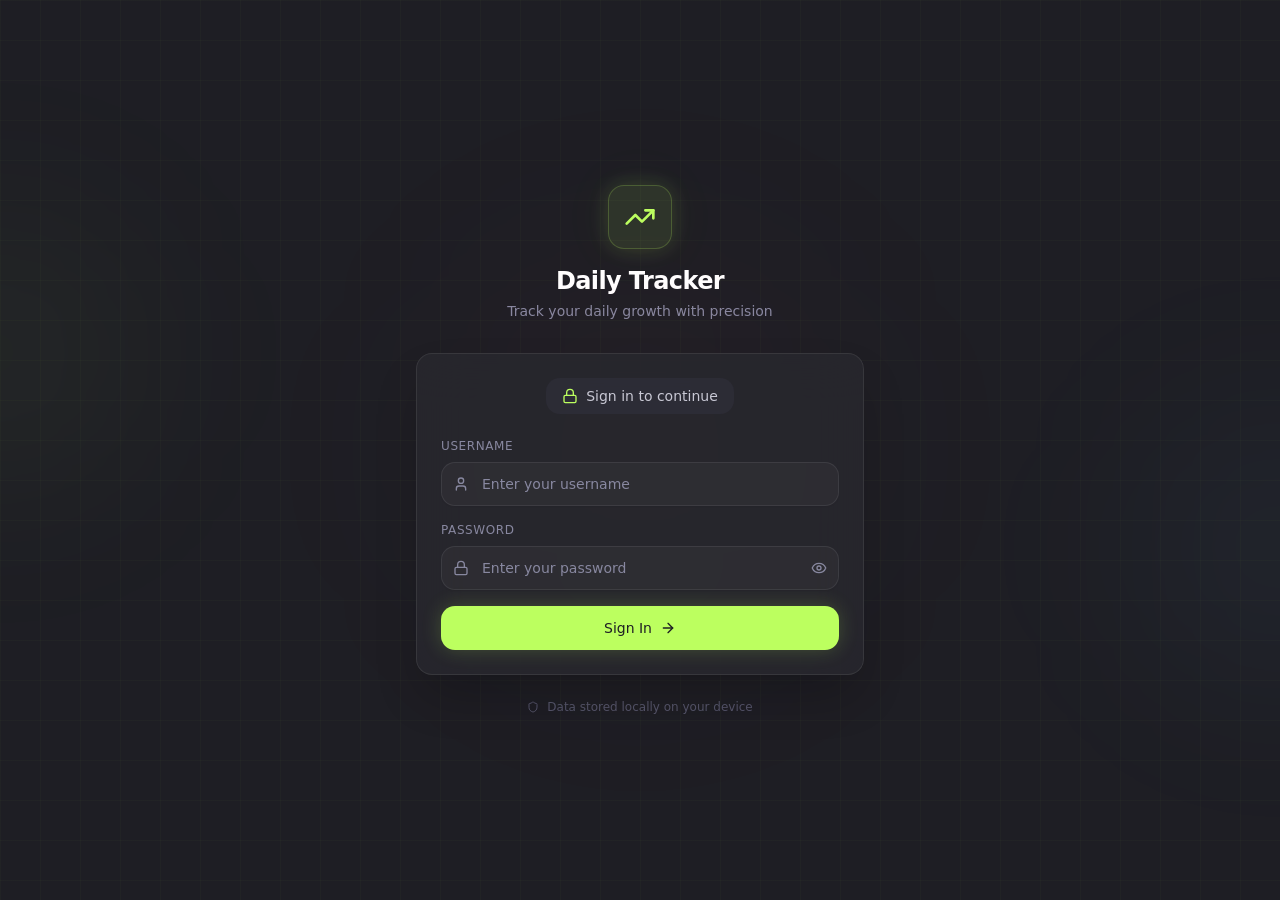
<file: index.html>
<!DOCTYPE html><!--NwoN11FCIRt4Q6JITI7lj--><html lang="en" class="dark"><head><meta charSet="utf-8"/><meta name="viewport" content="width=device-width, initial-scale=1, maximum-scale=1"/><link rel="preload" href="/_next/static/media/797e433ab948586e-s.p.dbea232f.woff2" as="font" crossorigin="" type="font/woff2"/><link rel="preload" href="/_next/static/media/caa3a2e1cccd8315-s.p.853070df.woff2" as="font" crossorigin="" type="font/woff2"/><link rel="stylesheet" href="/_next/static/chunks/2473c16c0c2f6b5f.css" data-precedence="next"/><link rel="stylesheet" href="/_next/static/chunks/95e7d334b6396f5b.css" data-precedence="next"/><link rel="preload" as="script" fetchPriority="low" href="/_next/static/chunks/58c60a5fa6b544da.js"/><script src="/_next/static/chunks/771dedee3f5e1621.js" async=""></script><script src="/_next/static/chunks/e461e3027eb348df.js" async=""></script><script src="/_next/static/chunks/turbopack-b702dda9a075337d.js" async=""></script><script src="/_next/static/chunks/2f236954d6a65e12.js" async=""></script><script src="/_next/static/chunks/51c2a4d658655669.js" async=""></script><script src="/_next/static/chunks/36e7beb75d4ee97c.js" async=""></script><script src="/_next/static/chunks/4af118a2deddbbb7.js" async=""></script><meta name="next-size-adjust" content=""/><link rel="apple-touch-icon" href="/icon-192.png"/><meta name="apple-mobile-web-app-capable" content="yes"/><meta name="theme-color" content="#1e1e24"/><title>Daily Tracker - Track Your Growth</title><meta name="description" content="A minimalistic daily growth tracker with compound interest calculations. Track your progress over 365 days."/><meta name="author" content="Daily Tracker"/><link rel="manifest" href="/manifest.json"/><meta name="keywords" content="daily tracker,growth tracker,compound interest,365 day tracker"/><meta name="mobile-web-app-capable" content="yes"/><meta name="apple-mobile-web-app-title" content="Daily Tracker"/><meta name="apple-mobile-web-app-status-bar-style" content="black-translucent"/><link rel="icon" href="/icon-192.png"/><link rel="apple-touch-icon" href="/icon-192.png"/><script src="/_next/static/chunks/a6dad97d9634a72d.js" noModule=""></script></head><body class="geist_a71539c9-module__T19VSG__variable geist_mono_8d43a2aa-module__8Li5zG__variable antialiased bg-background text-foreground dark"><div hidden=""><!--$--><!--/$--></div><main class="min-h-screen bg-[#1e1e24]"><div class="min-h-screen flex items-center justify-center" style="opacity:0"><div class="flex flex-col items-center gap-4"><div class="w-12 h-12 rounded-2xl bg-[#BCFF5F]/10 border border-[#BCFF5F]/20 flex items-center justify-center"><div class="w-5 h-5 border-2 border-[#BCFF5F] border-t-transparent rounded-full"></div></div></div></div></main><!--$--><!--/$--><div role="region" aria-label="Notifications (F8)" tabindex="-1" style="pointer-events:none"><ol tabindex="-1" class="fixed top-0 z-[100] flex max-h-screen w-full flex-col-reverse p-4 sm:bottom-0 sm:right-0 sm:top-auto sm:flex-col md:max-w-[420px]"></ol></div><script>
              if ('serviceWorker' in navigator) {
                window.addEventListener('load', function() {
                  navigator.serviceWorker.register('/sw.js').catch(function() {});
                });
              }
            </script><script src="/_next/static/chunks/58c60a5fa6b544da.js" id="_R_" async=""></script><script>(self.__next_f=self.__next_f||[]).push([0])</script><script>self.__next_f.push([1,"1:\"$Sreact.fragment\"\n2:I[39756,[\"/_next/static/chunks/2f236954d6a65e12.js\"],\"default\"]\n3:I[37457,[\"/_next/static/chunks/2f236954d6a65e12.js\"],\"default\"]\n4:I[77855,[\"/_next/static/chunks/51c2a4d658655669.js\",\"/_next/static/chunks/36e7beb75d4ee97c.js\"],\"Toaster\"]\n5:I[47257,[\"/_next/static/chunks/2f236954d6a65e12.js\"],\"ClientPageRoot\"]\n6:I[52683,[\"/_next/static/chunks/51c2a4d658655669.js\",\"/_next/static/chunks/36e7beb75d4ee97c.js\",\"/_next/static/chunks/4af118a2deddbbb7.js\"],\"default\"]\n9:I[97367,[\"/_next/static/chunks/2f236954d6a65e12.js\"],\"OutletBoundary\"]\na:\"$Sreact.suspense\"\nc:I[97367,[\"/_next/static/chunks/2f236954d6a65e12.js\"],\"ViewportBoundary\"]\ne:I[97367,[\"/_next/static/chunks/2f236954d6a65e12.js\"],\"MetadataBoundary\"]\n10:I[68027,[\"/_next/static/chunks/2f236954d6a65e12.js\"],\"default\"]\n:HL[\"/_next/static/chunks/2473c16c0c2f6b5f.css\",\"style\"]\n:HL[\"/_next/static/chunks/95e7d334b6396f5b.css\",\"style\"]\n:HL[\"/_next/static/media/797e433ab948586e-s.p.dbea232f.woff2\",\"font\",{\"crossOrigin\":\"\",\"type\":\"font/woff2\"}]\n:HL[\"/_next/static/media/caa3a2e1cccd8315-s.p.853070df.woff2\",\"font\",{\"crossOrigin\":\"\",\"type\":\"font/woff2\"}]\n"])</script><script>self.__next_f.push([1,"0:{\"P\":null,\"b\":\"NwoN11FCIRt4Q6JITI7lj\",\"c\":[\"\",\"\"],\"q\":\"\",\"i\":false,\"f\":[[[\"\",{\"children\":[\"__PAGE__\",{}]},\"$undefined\",\"$undefined\",true],[[\"$\",\"$1\",\"c\",{\"children\":[[[\"$\",\"link\",\"0\",{\"rel\":\"stylesheet\",\"href\":\"/_next/static/chunks/2473c16c0c2f6b5f.css\",\"precedence\":\"next\",\"crossOrigin\":\"$undefined\",\"nonce\":\"$undefined\"}],[\"$\",\"link\",\"1\",{\"rel\":\"stylesheet\",\"href\":\"/_next/static/chunks/95e7d334b6396f5b.css\",\"precedence\":\"next\",\"crossOrigin\":\"$undefined\",\"nonce\":\"$undefined\"}],[\"$\",\"script\",\"script-0\",{\"src\":\"/_next/static/chunks/51c2a4d658655669.js\",\"async\":true,\"nonce\":\"$undefined\"}],[\"$\",\"script\",\"script-1\",{\"src\":\"/_next/static/chunks/36e7beb75d4ee97c.js\",\"async\":true,\"nonce\":\"$undefined\"}]],[\"$\",\"html\",null,{\"lang\":\"en\",\"className\":\"dark\",\"suppressHydrationWarning\":true,\"children\":[[\"$\",\"head\",null,{\"children\":[[\"$\",\"link\",null,{\"rel\":\"apple-touch-icon\",\"href\":\"/icon-192.png\"}],[\"$\",\"meta\",null,{\"name\":\"apple-mobile-web-app-capable\",\"content\":\"yes\"}]]}],[\"$\",\"body\",null,{\"className\":\"geist_a71539c9-module__T19VSG__variable geist_mono_8d43a2aa-module__8Li5zG__variable antialiased bg-background text-foreground dark\",\"children\":[[\"$\",\"$L2\",null,{\"parallelRouterKey\":\"children\",\"error\":\"$undefined\",\"errorStyles\":\"$undefined\",\"errorScripts\":\"$undefined\",\"template\":[\"$\",\"$L3\",null,{}],\"templateStyles\":\"$undefined\",\"templateScripts\":\"$undefined\",\"notFound\":[[[\"$\",\"title\",null,{\"children\":\"404: This page could not be found.\"}],[\"$\",\"div\",null,{\"style\":{\"fontFamily\":\"system-ui,\\\"Segoe UI\\\",Roboto,Helvetica,Arial,sans-serif,\\\"Apple Color Emoji\\\",\\\"Segoe UI Emoji\\\"\",\"height\":\"100vh\",\"textAlign\":\"center\",\"display\":\"flex\",\"flexDirection\":\"column\",\"alignItems\":\"center\",\"justifyContent\":\"center\"},\"children\":[\"$\",\"div\",null,{\"children\":[[\"$\",\"style\",null,{\"dangerouslySetInnerHTML\":{\"__html\":\"body{color:#000;background:#fff;margin:0}.next-error-h1{border-right:1px solid rgba(0,0,0,.3)}@media (prefers-color-scheme:dark){body{color:#fff;background:#000}.next-error-h1{border-right:1px solid rgba(255,255,255,.3)}}\"}}],[\"$\",\"h1\",null,{\"className\":\"next-error-h1\",\"style\":{\"display\":\"inline-block\",\"margin\":\"0 20px 0 0\",\"padding\":\"0 23px 0 0\",\"fontSize\":24,\"fontWeight\":500,\"verticalAlign\":\"top\",\"lineHeight\":\"49px\"},\"children\":404}],[\"$\",\"div\",null,{\"style\":{\"display\":\"inline-block\"},\"children\":[\"$\",\"h2\",null,{\"style\":{\"fontSize\":14,\"fontWeight\":400,\"lineHeight\":\"49px\",\"margin\":0},\"children\":\"This page could not be found.\"}]}]]}]}]],[]],\"forbidden\":\"$undefined\",\"unauthorized\":\"$undefined\"}],[\"$\",\"$L4\",null,{}],[\"$\",\"script\",null,{\"dangerouslySetInnerHTML\":{\"__html\":\"\\n              if ('serviceWorker' in navigator) {\\n                window.addEventListener('load', function() {\\n                  navigator.serviceWorker.register('/sw.js').catch(function() {});\\n                });\\n              }\\n            \"}}]]}]]}]]}],{\"children\":[[\"$\",\"$1\",\"c\",{\"children\":[[\"$\",\"$L5\",null,{\"Component\":\"$6\",\"serverProvidedParams\":{\"searchParams\":{},\"params\":{},\"promises\":[\"$@7\",\"$@8\"]}}],[[\"$\",\"script\",\"script-0\",{\"src\":\"/_next/static/chunks/4af118a2deddbbb7.js\",\"async\":true,\"nonce\":\"$undefined\"}]],[\"$\",\"$L9\",null,{\"children\":[\"$\",\"$a\",null,{\"name\":\"Next.MetadataOutlet\",\"children\":\"$@b\"}]}]]}],{},null,false,false]},null,false,false],[\"$\",\"$1\",\"h\",{\"children\":[null,[\"$\",\"$Lc\",null,{\"children\":\"$Ld\"}],[\"$\",\"div\",null,{\"hidden\":true,\"children\":[\"$\",\"$Le\",null,{\"children\":[\"$\",\"$a\",null,{\"name\":\"Next.Metadata\",\"children\":\"$Lf\"}]}]}],[\"$\",\"meta\",null,{\"name\":\"next-size-adjust\",\"content\":\"\"}]]}],false]],\"m\":\"$undefined\",\"G\":[\"$10\",[]],\"S\":true}\n"])</script><script>self.__next_f.push([1,"7:{}\n8:\"$0:f:0:1:1:children:0:props:children:0:props:serverProvidedParams:params\"\n"])</script><script>self.__next_f.push([1,"d:[[\"$\",\"meta\",\"0\",{\"charSet\":\"utf-8\"}],[\"$\",\"meta\",\"1\",{\"name\":\"viewport\",\"content\":\"width=device-width, initial-scale=1, maximum-scale=1\"}],[\"$\",\"meta\",\"2\",{\"name\":\"theme-color\",\"content\":\"#1e1e24\"}]]\n"])</script><script>self.__next_f.push([1,"11:I[27201,[\"/_next/static/chunks/2f236954d6a65e12.js\"],\"IconMark\"]\nb:null\nf:[[\"$\",\"title\",\"0\",{\"children\":\"Daily Tracker - Track Your Growth\"}],[\"$\",\"meta\",\"1\",{\"name\":\"description\",\"content\":\"A minimalistic daily growth tracker with compound interest calculations. Track your progress over 365 days.\"}],[\"$\",\"meta\",\"2\",{\"name\":\"author\",\"content\":\"Daily Tracker\"}],[\"$\",\"link\",\"3\",{\"rel\":\"manifest\",\"href\":\"/manifest.json\",\"crossOrigin\":\"$undefined\"}],[\"$\",\"meta\",\"4\",{\"name\":\"keywords\",\"content\":\"daily tracker,growth tracker,compound interest,365 day tracker\"}],[\"$\",\"meta\",\"5\",{\"name\":\"mobile-web-app-capable\",\"content\":\"yes\"}],[\"$\",\"meta\",\"6\",{\"name\":\"apple-mobile-web-app-title\",\"content\":\"Daily Tracker\"}],[\"$\",\"meta\",\"7\",{\"name\":\"apple-mobile-web-app-status-bar-style\",\"content\":\"black-translucent\"}],[\"$\",\"link\",\"8\",{\"rel\":\"icon\",\"href\":\"/icon-192.png\"}],[\"$\",\"link\",\"9\",{\"rel\":\"apple-touch-icon\",\"href\":\"/icon-192.png\"}],[\"$\",\"$L11\",\"10\",{}]]\n"])</script></body></html>
</file>
<file: _next/static/chunks/2473c16c0c2f6b5f.css>
@font-face{font-family:Geist;font-style:normal;font-weight:100 900;font-display:swap;src:url(../media/8a480f0b521d4e75-s.8e0177b5.woff2)format("woff2");unicode-range:U+301,U+400-45F,U+490-491,U+4B0-4B1,U+2116}@font-face{font-family:Geist;font-style:normal;font-weight:100 900;font-display:swap;src:url(../media/7178b3e590c64307-s.b97b3418.woff2)format("woff2");unicode-range:U+100-2BA,U+2BD-2C5,U+2C7-2CC,U+2CE-2D7,U+2DD-2FF,U+304,U+308,U+329,U+1D00-1DBF,U+1E00-1E9F,U+1EF2-1EFF,U+2020,U+20A0-20AB,U+20AD-20C0,U+2113,U+2C60-2C7F,U+A720-A7FF}@font-face{font-family:Geist;font-style:normal;font-weight:100 900;font-display:swap;src:url(../media/caa3a2e1cccd8315-s.p.853070df.woff2)format("woff2");unicode-range:U+??,U+131,U+152-153,U+2BB-2BC,U+2C6,U+2DA,U+2DC,U+304,U+308,U+329,U+2000-206F,U+20AC,U+2122,U+2191,U+2193,U+2212,U+2215,U+FEFF,U+FFFD}@font-face{font-family:Geist Fallback;src:local(Arial);ascent-override:95.94%;descent-override:28.16%;line-gap-override:0.0%;size-adjust:104.76%}.geist_a71539c9-module__T19VSG__className{font-family:Geist,Geist Fallback;font-style:normal}.geist_a71539c9-module__T19VSG__variable{--font-geist-sans:"Geist","Geist Fallback"}
@font-face{font-family:Geist Mono;font-style:normal;font-weight:100 900;font-display:swap;src:url(../media/4fa387ec64143e14-s.c1fdd6c2.woff2)format("woff2");unicode-range:U+301,U+400-45F,U+490-491,U+4B0-4B1,U+2116}@font-face{font-family:Geist Mono;font-style:normal;font-weight:100 900;font-display:swap;src:url(../media/bbc41e54d2fcbd21-s.799d8ef8.woff2)format("woff2");unicode-range:U+100-2BA,U+2BD-2C5,U+2C7-2CC,U+2CE-2D7,U+2DD-2FF,U+304,U+308,U+329,U+1D00-1DBF,U+1E00-1E9F,U+1EF2-1EFF,U+2020,U+20A0-20AB,U+20AD-20C0,U+2113,U+2C60-2C7F,U+A720-A7FF}@font-face{font-family:Geist Mono;font-style:normal;font-weight:100 900;font-display:swap;src:url(../media/797e433ab948586e-s.p.dbea232f.woff2)format("woff2");unicode-range:U+??,U+131,U+152-153,U+2BB-2BC,U+2C6,U+2DA,U+2DC,U+304,U+308,U+329,U+2000-206F,U+20AC,U+2122,U+2191,U+2193,U+2212,U+2215,U+FEFF,U+FFFD}@font-face{font-family:Geist Mono Fallback;src:local(Arial);ascent-override:74.67%;descent-override:21.92%;line-gap-override:0.0%;size-adjust:134.59%}.geist_mono_8d43a2aa-module__8Li5zG__className{font-family:Geist Mono,Geist Mono Fallback;font-style:normal}.geist_mono_8d43a2aa-module__8Li5zG__variable{--font-geist-mono:"Geist Mono","Geist Mono Fallback"}
</file>
<file: _next/static/chunks/95e7d334b6396f5b.css>
@layer properties{@supports (((-webkit-hyphens:none)) and (not (margin-trim:inline))) or ((-moz-orient:inline) and (not (color:rgb(from red r g b)))){*,:before,:after,::backdrop{--tw-translate-x:0;--tw-translate-y:0;--tw-translate-z:0;--tw-rotate-x:initial;--tw-rotate-y:initial;--tw-rotate-z:initial;--tw-skew-x:initial;--tw-skew-y:initial;--tw-space-y-reverse:0;--tw-space-x-reverse:0;--tw-border-style:solid;--tw-leading:initial;--tw-font-weight:initial;--tw-tracking:initial;--tw-ordinal:initial;--tw-slashed-zero:initial;--tw-numeric-figure:initial;--tw-numeric-spacing:initial;--tw-numeric-fraction:initial;--tw-shadow:0 0 #0000;--tw-shadow-color:initial;--tw-shadow-alpha:100%;--tw-inset-shadow:0 0 #0000;--tw-inset-shadow-color:initial;--tw-inset-shadow-alpha:100%;--tw-ring-color:initial;--tw-ring-shadow:0 0 #0000;--tw-inset-ring-color:initial;--tw-inset-ring-shadow:0 0 #0000;--tw-ring-inset:initial;--tw-ring-offset-width:0px;--tw-ring-offset-color:#fff;--tw-ring-offset-shadow:0 0 #0000;--tw-outline-style:solid;--tw-blur:initial;--tw-brightness:initial;--tw-contrast:initial;--tw-grayscale:initial;--tw-hue-rotate:initial;--tw-invert:initial;--tw-opacity:initial;--tw-saturate:initial;--tw-sepia:initial;--tw-drop-shadow:initial;--tw-drop-shadow-color:initial;--tw-drop-shadow-alpha:100%;--tw-drop-shadow-size:initial;--tw-backdrop-blur:initial;--tw-backdrop-brightness:initial;--tw-backdrop-contrast:initial;--tw-backdrop-grayscale:initial;--tw-backdrop-hue-rotate:initial;--tw-backdrop-invert:initial;--tw-backdrop-opacity:initial;--tw-backdrop-saturate:initial;--tw-backdrop-sepia:initial;--tw-duration:initial;--tw-ease:initial;--tw-content:"";--tw-animation-delay:0s;--tw-animation-direction:normal;--tw-animation-duration:initial;--tw-animation-fill-mode:none;--tw-animation-iteration-count:1;--tw-enter-blur:0;--tw-enter-opacity:1;--tw-enter-rotate:0;--tw-enter-scale:1;--tw-enter-translate-x:0;--tw-enter-translate-y:0;--tw-exit-blur:0;--tw-exit-opacity:1;--tw-exit-rotate:0;--tw-exit-scale:1;--tw-exit-translate-x:0;--tw-exit-translate-y:0}}}@layer theme{:root,:host{--color-red-50:#fef2f2;--color-red-100:#ffe2e2;--color-red-300:#ffa3a3;--color-red-400:#ff6568;--color-red-600:#e40014;--color-red-800:#9f0712;--color-green-100:#dcfce7;--color-green-800:#016630;--color-blue-500:#3080ff;--color-blue-600:#155dfc;--color-gray-500:#6a7282;--color-gray-700:#364153;--color-gray-900:#101828;--color-black:#000;--color-white:#fff;--spacing:.25rem;--container-sm:24rem;--container-md:28rem;--container-lg:32rem;--container-2xl:42rem;--container-4xl:56rem;--text-xs:.75rem;--text-xs--line-height:calc(1/.75);--text-sm:.875rem;--text-sm--line-height:calc(1.25/.875);--text-base:1rem;--text-base--line-height:calc(1.5/1);--text-lg:1.125rem;--text-lg--line-height:calc(1.75/1.125);--text-xl:1.25rem;--text-xl--line-height:calc(1.75/1.25);--text-2xl:1.5rem;--text-2xl--line-height:calc(2/1.5);--text-3xl:1.875rem;--text-3xl--line-height:calc(2.25/1.875);--font-weight-normal:400;--font-weight-medium:500;--font-weight-semibold:600;--font-weight-bold:700;--tracking-tight:-.025em;--tracking-wider:.05em;--tracking-widest:.1em;--leading-tight:1.25;--leading-relaxed:1.625;--radius-xs:.125rem;--radius-2xl:1rem;--ease-in-out:cubic-bezier(.4,0,.2,1);--animate-spin:spin 1s linear infinite;--animate-pulse:pulse 2s cubic-bezier(.4,0,.6,1)infinite;--blur-sm:8px;--blur-xl:24px;--aspect-video:16/9;--default-transition-duration:.15s;--default-transition-timing-function:cubic-bezier(.4,0,.2,1);--default-font-family:var(--font-geist-sans);--default-mono-font-family:var(--font-geist-mono);--color-border:var(--border)}@supports (color:lab(0% 0 0)){:root,:host{--color-red-50:lab(96.5005% 4.18508 1.52328);--color-red-100:lab(92.243% 10.2865 3.83865);--color-red-300:lab(76.5514% 36.422 15.5335);--color-red-400:lab(63.7053% 60.745 31.3109);--color-red-600:lab(48.4493% 77.4328 61.5452);--color-red-800:lab(33.7174% 55.8993 41.0293);--color-green-100:lab(96.1861% -13.8464 6.52365);--color-green-800:lab(37.4616% -36.7971 22.9692);--color-blue-500:lab(54.1736% 13.3369 -74.6839);--color-blue-600:lab(44.0605% 29.0279 -86.0352);--color-gray-500:lab(47.7841% -.393182 -10.0268);--color-gray-700:lab(27.1134% -.956401 -12.3224);--color-gray-900:lab(8.11897% .811279 -12.254)}}}@layer base{*,:after,:before,::backdrop{box-sizing:border-box;border:0 solid;margin:0;padding:0}::file-selector-button{box-sizing:border-box;border:0 solid;margin:0;padding:0}html,:host{-webkit-text-size-adjust:100%;tab-size:4;line-height:1.5;font-family:var(--default-font-family,ui-sans-serif,system-ui,sans-serif,"Apple Color Emoji","Segoe UI Emoji","Segoe UI Symbol","Noto Color Emoji");font-feature-settings:var(--default-font-feature-settings,normal);font-variation-settings:var(--default-font-variation-settings,normal);-webkit-tap-highlight-color:transparent}hr{height:0;color:inherit;border-top-width:1px}abbr:where([title]){-webkit-text-decoration:underline dotted;text-decoration:underline dotted}h1,h2,h3,h4,h5,h6{font-size:inherit;font-weight:inherit}a{color:inherit;-webkit-text-decoration:inherit;-webkit-text-decoration:inherit;-webkit-text-decoration:inherit;-webkit-text-decoration:inherit;text-decoration:inherit}b,strong{font-weight:bolder}code,kbd,samp,pre{font-family:var(--default-mono-font-family,ui-monospace,SFMono-Regular,Menlo,Monaco,Consolas,"Liberation Mono","Courier New",monospace);font-feature-settings:var(--default-mono-font-feature-settings,normal);font-variation-settings:var(--default-mono-font-variation-settings,normal);font-size:1em}small{font-size:80%}sub,sup{vertical-align:baseline;font-size:75%;line-height:0;position:relative}sub{bottom:-.25em}sup{top:-.5em}table{text-indent:0;border-color:inherit;border-collapse:collapse}:-moz-focusring{outline:auto}progress{vertical-align:baseline}summary{display:list-item}ol,ul,menu{list-style:none}img,svg,video,canvas,audio,iframe,embed,object{vertical-align:middle;display:block}img,video{max-width:100%;height:auto}button,input,select,optgroup,textarea{font:inherit;font-feature-settings:inherit;font-variation-settings:inherit;letter-spacing:inherit;color:inherit;opacity:1;background-color:#0000;border-radius:0}::file-selector-button{font:inherit;font-feature-settings:inherit;font-variation-settings:inherit;letter-spacing:inherit;color:inherit;opacity:1;background-color:#0000;border-radius:0}:where(select:is([multiple],[size])) optgroup{font-weight:bolder}:where(select:is([multiple],[size])) optgroup option{padding-inline-start:20px}::file-selector-button{margin-inline-end:4px}::placeholder{opacity:1}@supports (not ((-webkit-appearance:-apple-pay-button))) or (contain-intrinsic-size:1px){::placeholder{color:currentColor}@supports (color:color-mix(in lab, red, red)){::placeholder{color:color-mix(in oklab,currentcolor 50%,transparent)}}}textarea{resize:vertical}::-webkit-search-decoration{-webkit-appearance:none}::-webkit-date-and-time-value{min-height:1lh;text-align:inherit}::-webkit-datetime-edit{display:inline-flex}::-webkit-datetime-edit-fields-wrapper{padding:0}::-webkit-datetime-edit{padding-block:0}::-webkit-datetime-edit-year-field{padding-block:0}::-webkit-datetime-edit-month-field{padding-block:0}::-webkit-datetime-edit-day-field{padding-block:0}::-webkit-datetime-edit-hour-field{padding-block:0}::-webkit-datetime-edit-minute-field{padding-block:0}::-webkit-datetime-edit-second-field{padding-block:0}::-webkit-datetime-edit-millisecond-field{padding-block:0}::-webkit-datetime-edit-meridiem-field{padding-block:0}::-webkit-calendar-picker-indicator{line-height:1}:-moz-ui-invalid{box-shadow:none}button,input:where([type=button],[type=reset],[type=submit]){appearance:button}::file-selector-button{appearance:button}::-webkit-inner-spin-button{height:auto}::-webkit-outer-spin-button{height:auto}[hidden]:where(:not([hidden=until-found])){display:none!important}*{border-color:var(--border);outline-color:var(--ring)}@supports (color:color-mix(in lab, red, red)){*{outline-color:color-mix(in oklab,var(--ring)50%,transparent)}}body{background-color:var(--background);color:var(--foreground)}}@layer components;@layer utilities{.\@container\/card-header{container:card-header/inline-size}.pointer-events-auto{pointer-events:auto}.pointer-events-none{pointer-events:none}.invisible{visibility:hidden}.visible{visibility:visible}.sr-only{clip-path:inset(50%);white-space:nowrap;border-width:0;width:1px;height:1px;margin:-1px;padding:0;position:absolute;overflow:hidden}.absolute{position:absolute}.fixed{position:fixed}.relative{position:relative}.static{position:static}.sticky{position:sticky}.inset-0{inset:calc(var(--spacing)*0)}.inset-x-0{inset-inline:calc(var(--spacing)*0)}.inset-y-0{inset-block:calc(var(--spacing)*0)}.-top-12{top:calc(var(--spacing)*-12)}.top-0{top:calc(var(--spacing)*0)}.top-1{top:calc(var(--spacing)*1)}.top-1\.5{top:calc(var(--spacing)*1.5)}.top-1\/2{top:50%}.top-1\/3{top:33.3333%}.top-1\/4{top:25%}.top-3\.5{top:calc(var(--spacing)*3.5)}.top-4{top:calc(var(--spacing)*4)}.top-\[1px\]{top:1px}.top-\[50\%\]{top:50%}.top-\[60\%\]{top:60%}.top-full{top:100%}.-right-12{right:calc(var(--spacing)*-12)}.-right-32{right:calc(var(--spacing)*-32)}.right-0{right:calc(var(--spacing)*0)}.right-1{right:calc(var(--spacing)*1)}.right-2{right:calc(var(--spacing)*2)}.right-3{right:calc(var(--spacing)*3)}.right-4{right:calc(var(--spacing)*4)}.-bottom-12{bottom:calc(var(--spacing)*-12)}.bottom-0{bottom:calc(var(--spacing)*0)}.bottom-1\/3{bottom:33.3333%}.bottom-1\/4{bottom:25%}.bottom-full{bottom:100%}.-left-12{left:calc(var(--spacing)*-12)}.-left-32{left:calc(var(--spacing)*-32)}.left-0{left:calc(var(--spacing)*0)}.left-1\/2{left:50%}.left-2{left:calc(var(--spacing)*2)}.left-3{left:calc(var(--spacing)*3)}.left-4{left:calc(var(--spacing)*4)}.left-\[50\%\]{left:50%}.isolate{isolation:isolate}.z-10{z-index:10}.z-20{z-index:20}.z-30{z-index:30}.z-40{z-index:40}.z-50{z-index:50}.z-\[1\]{z-index:1}.z-\[100\]{z-index:100}.col-start-2{grid-column-start:2}.row-span-2{grid-row:span 2/span 2}.row-start-1{grid-row-start:1}.container{width:100%}@media (min-width:40rem){.container{max-width:40rem}}@media (min-width:48rem){.container{max-width:48rem}}@media (min-width:64rem){.container{max-width:64rem}}@media (min-width:80rem){.container{max-width:80rem}}@media (min-width:96rem){.container{max-width:96rem}}.-mx-1{margin-inline:calc(var(--spacing)*-1)}.mx-2{margin-inline:calc(var(--spacing)*2)}.mx-3\.5{margin-inline:calc(var(--spacing)*3.5)}.mx-auto{margin-inline:auto}.my-0\.5{margin-block:calc(var(--spacing)*.5)}.my-1{margin-block:calc(var(--spacing)*1)}.-mt-4{margin-top:calc(var(--spacing)*-4)}.mt-0\.5{margin-top:calc(var(--spacing)*.5)}.mt-1{margin-top:calc(var(--spacing)*1)}.mt-1\.5{margin-top:calc(var(--spacing)*1.5)}.mt-2{margin-top:calc(var(--spacing)*2)}.mt-3{margin-top:calc(var(--spacing)*3)}.mt-4{margin-top:calc(var(--spacing)*4)}.mt-5{margin-top:calc(var(--spacing)*5)}.mt-6{margin-top:calc(var(--spacing)*6)}.mt-8{margin-top:calc(var(--spacing)*8)}.mt-auto{margin-top:auto}.mr-1{margin-right:calc(var(--spacing)*1)}.mr-1\.5{margin-right:calc(var(--spacing)*1.5)}.mr-2{margin-right:calc(var(--spacing)*2)}.mb-1{margin-bottom:calc(var(--spacing)*1)}.mb-1\.5{margin-bottom:calc(var(--spacing)*1.5)}.mb-2{margin-bottom:calc(var(--spacing)*2)}.mb-3{margin-bottom:calc(var(--spacing)*3)}.mb-4{margin-bottom:calc(var(--spacing)*4)}.mb-6{margin-bottom:calc(var(--spacing)*6)}.mb-8{margin-bottom:calc(var(--spacing)*8)}.-ml-4{margin-left:calc(var(--spacing)*-4)}.ml-0\.5{margin-left:calc(var(--spacing)*.5)}.ml-1{margin-left:calc(var(--spacing)*1)}.ml-2{margin-left:calc(var(--spacing)*2)}.ml-3{margin-left:calc(var(--spacing)*3)}.ml-auto{margin-left:auto}.line-clamp-1{-webkit-line-clamp:1;-webkit-box-orient:vertical;display:-webkit-box;overflow:hidden}.block{display:block}.contents{display:contents}.flex{display:flex}.grid{display:grid}.hidden{display:none}.inline-block{display:inline-block}.inline-flex{display:inline-flex}.table{display:table}.table-caption{display:table-caption}.table-cell{display:table-cell}.table-row{display:table-row}.field-sizing-content{field-sizing:content}.aspect-square{aspect-ratio:1}.aspect-video{aspect-ratio:var(--aspect-video)}.size-\(--cell-size\){width:var(--cell-size);height:var(--cell-size)}.size-2{width:calc(var(--spacing)*2);height:calc(var(--spacing)*2)}.size-2\.5{width:calc(var(--spacing)*2.5);height:calc(var(--spacing)*2.5)}.size-3{width:calc(var(--spacing)*3);height:calc(var(--spacing)*3)}.size-3\.5{width:calc(var(--spacing)*3.5);height:calc(var(--spacing)*3.5)}.size-4{width:calc(var(--spacing)*4);height:calc(var(--spacing)*4)}.size-7{width:calc(var(--spacing)*7);height:calc(var(--spacing)*7)}.size-8{width:calc(var(--spacing)*8);height:calc(var(--spacing)*8)}.size-9{width:calc(var(--spacing)*9);height:calc(var(--spacing)*9)}.size-auto{width:auto;height:auto}.size-full{width:100%;height:100%}.h-\(--cell-size\){height:var(--cell-size)}.h-1\.5{height:calc(var(--spacing)*1.5)}.h-2{height:calc(var(--spacing)*2)}.h-2\.5{height:calc(var(--spacing)*2.5)}.h-3{height:calc(var(--spacing)*3)}.h-3\.5{height:calc(var(--spacing)*3.5)}.h-4{height:calc(var(--spacing)*4)}.h-5{height:calc(var(--spacing)*5)}.h-6{height:calc(var(--spacing)*6)}.h-7{height:calc(var(--spacing)*7)}.h-8{height:calc(var(--spacing)*8)}.h-9{height:calc(var(--spacing)*9)}.h-10{height:calc(var(--spacing)*10)}.h-11{height:calc(var(--spacing)*11)}.h-12{height:calc(var(--spacing)*12)}.h-14{height:calc(var(--spacing)*14)}.h-16{height:calc(var(--spacing)*16)}.h-64{height:calc(var(--spacing)*64)}.h-80{height:calc(var(--spacing)*80)}.h-96{height:calc(var(--spacing)*96)}.h-\[1\.15rem\]{height:1.15rem}.h-\[calc\(100\%-1px\)\]{height:calc(100% - 1px)}.h-\[var\(--radix-navigation-menu-viewport-height\)\]{height:var(--radix-navigation-menu-viewport-height)}.h-\[var\(--radix-select-trigger-height\)\]{height:var(--radix-select-trigger-height)}.h-auto{height:auto}.h-full{height:100%}.h-px{height:1px}.h-screen{height:100vh}.h-svh{height:100svh}.max-h-\(--radix-context-menu-content-available-height\){max-height:var(--radix-context-menu-content-available-height)}.max-h-\(--radix-dropdown-menu-content-available-height\){max-height:var(--radix-dropdown-menu-content-available-height)}.max-h-\(--radix-select-content-available-height\){max-height:var(--radix-select-content-available-height)}.max-h-\[85vh\]{max-height:85vh}.max-h-\[280px\]{max-height:280px}.max-h-\[300px\]{max-height:300px}.max-h-screen{max-height:100vh}.min-h-0{min-height:calc(var(--spacing)*0)}.min-h-4{min-height:calc(var(--spacing)*4)}.min-h-16{min-height:calc(var(--spacing)*16)}.min-h-\[380px\]{min-height:380px}.min-h-screen{min-height:100vh}.min-h-svh{min-height:100svh}.w-\(--cell-size\){width:var(--cell-size)}.w-\(--sidebar-width\){width:var(--sidebar-width)}.w-0{width:calc(var(--spacing)*0)}.w-1{width:calc(var(--spacing)*1)}.w-1\.5{width:calc(var(--spacing)*1.5)}.w-2{width:calc(var(--spacing)*2)}.w-2\.5{width:calc(var(--spacing)*2.5)}.w-3{width:calc(var(--spacing)*3)}.w-3\.5{width:calc(var(--spacing)*3.5)}.w-3\/4{width:75%}.w-4{width:calc(var(--spacing)*4)}.w-5{width:calc(var(--spacing)*5)}.w-6{width:calc(var(--spacing)*6)}.w-8{width:calc(var(--spacing)*8)}.w-9{width:calc(var(--spacing)*9)}.w-10{width:calc(var(--spacing)*10)}.w-12{width:calc(var(--spacing)*12)}.w-14{width:calc(var(--spacing)*14)}.w-16{width:calc(var(--spacing)*16)}.w-64{width:calc(var(--spacing)*64)}.w-72{width:calc(var(--spacing)*72)}.w-96{width:calc(var(--spacing)*96)}.w-\[100px\]{width:100px}.w-\[320px\]{width:320px}.w-auto{width:auto}.w-fit{width:fit-content}.w-full{width:100%}.w-max{width:max-content}.w-px{width:1px}.max-w-\(--skeleton-width\){max-width:var(--skeleton-width)}.max-w-2xl{max-width:var(--container-2xl)}.max-w-4xl{max-width:var(--container-4xl)}.max-w-\[calc\(100\%-2rem\)\]{max-width:calc(100% - 2rem)}.max-w-max{max-width:max-content}.max-w-md{max-width:var(--container-md)}.min-w-\(--cell-size\){min-width:var(--cell-size)}.min-w-0{min-width:calc(var(--spacing)*0)}.min-w-5{min-width:calc(var(--spacing)*5)}.min-w-8{min-width:calc(var(--spacing)*8)}.min-w-9{min-width:calc(var(--spacing)*9)}.min-w-10{min-width:calc(var(--spacing)*10)}.min-w-\[8rem\]{min-width:8rem}.min-w-\[12rem\]{min-width:12rem}.min-w-\[var\(--radix-select-trigger-width\)\]{min-width:var(--radix-select-trigger-width)}.flex-1{flex:1}.shrink-0{flex-shrink:0}.grow{flex-grow:1}.grow-0{flex-grow:0}.basis-full{flex-basis:100%}.caption-bottom{caption-side:bottom}.border-collapse{border-collapse:collapse}.origin-\(--radix-context-menu-content-transform-origin\){transform-origin:var(--radix-context-menu-content-transform-origin)}.origin-\(--radix-dropdown-menu-content-transform-origin\){transform-origin:var(--radix-dropdown-menu-content-transform-origin)}.origin-\(--radix-hover-card-content-transform-origin\){transform-origin:var(--radix-hover-card-content-transform-origin)}.origin-\(--radix-menubar-content-transform-origin\){transform-origin:var(--radix-menubar-content-transform-origin)}.origin-\(--radix-popover-content-transform-origin\){transform-origin:var(--radix-popover-content-transform-origin)}.origin-\(--radix-select-content-transform-origin\){transform-origin:var(--radix-select-content-transform-origin)}.origin-\(--radix-tooltip-content-transform-origin\){transform-origin:var(--radix-tooltip-content-transform-origin)}.-translate-x-1\/2{--tw-translate-x:calc(calc(1/2*100%)*-1);translate:var(--tw-translate-x)var(--tw-translate-y)}.-translate-x-px{--tw-translate-x:-1px;translate:var(--tw-translate-x)var(--tw-translate-y)}.translate-x-\[-50\%\]{--tw-translate-x:-50%;translate:var(--tw-translate-x)var(--tw-translate-y)}.translate-x-px{--tw-translate-x:1px;translate:var(--tw-translate-x)var(--tw-translate-y)}.-translate-y-1\/2{--tw-translate-y:calc(calc(1/2*100%)*-1);translate:var(--tw-translate-x)var(--tw-translate-y)}.translate-y-0\.5{--tw-translate-y:calc(var(--spacing)*.5);translate:var(--tw-translate-x)var(--tw-translate-y)}.translate-y-\[-50\%\]{--tw-translate-y:-50%;translate:var(--tw-translate-x)var(--tw-translate-y)}.translate-y-\[calc\(-50\%_-_2px\)\]{--tw-translate-y:calc(-50% - 2px);translate:var(--tw-translate-x)var(--tw-translate-y)}.rotate-45{rotate:45deg}.rotate-90{rotate:90deg}.transform{transform:var(--tw-rotate-x,)var(--tw-rotate-y,)var(--tw-rotate-z,)var(--tw-skew-x,)var(--tw-skew-y,)}.animate-caret-blink{animation:1.25s ease-out infinite caret-blink}.animate-in{animation:enter var(--tw-animation-duration,var(--tw-duration,.15s))var(--tw-ease,ease)var(--tw-animation-delay,0s)var(--tw-animation-iteration-count,1)var(--tw-animation-direction,normal)var(--tw-animation-fill-mode,none)}.animate-pulse{animation:var(--animate-pulse)}.animate-spin{animation:var(--animate-spin)}.cursor-default{cursor:default}.touch-none{touch-action:none}.scroll-my-1{scroll-margin-block:calc(var(--spacing)*1)}.scroll-py-1{scroll-padding-block:calc(var(--spacing)*1)}.list-none{list-style-type:none}.auto-rows-min{grid-auto-rows:min-content}.grid-cols-1{grid-template-columns:repeat(1,minmax(0,1fr))}.grid-cols-2{grid-template-columns:repeat(2,minmax(0,1fr))}.grid-cols-3{grid-template-columns:repeat(3,minmax(0,1fr))}.grid-cols-4{grid-template-columns:repeat(4,minmax(0,1fr))}.grid-cols-7{grid-template-columns:repeat(7,minmax(0,1fr))}.grid-cols-\[0_1fr\]{grid-template-columns:0 1fr}.grid-cols-\[3\.5rem_5rem_1fr_1fr_1fr\]{grid-template-columns:3.5rem 5rem 1fr 1fr 1fr}.grid-cols-\[4\.5rem_1fr_1fr\]{grid-template-columns:4.5rem 1fr 1fr}.grid-rows-\[auto_auto\]{grid-template-rows:auto auto}.flex-col{flex-direction:column}.flex-col-reverse{flex-direction:column-reverse}.flex-row{flex-direction:row}.flex-wrap{flex-wrap:wrap}.items-baseline{align-items:baseline}.items-center{align-items:center}.items-end{align-items:flex-end}.items-start{align-items:flex-start}.items-stretch{align-items:stretch}.justify-between{justify-content:space-between}.justify-center{justify-content:center}.justify-items-start{justify-items:start}.gap-0{gap:calc(var(--spacing)*0)}.gap-0\.5{gap:calc(var(--spacing)*.5)}.gap-1{gap:calc(var(--spacing)*1)}.gap-1\.5{gap:calc(var(--spacing)*1.5)}.gap-2{gap:calc(var(--spacing)*2)}.gap-3{gap:calc(var(--spacing)*3)}.gap-4{gap:calc(var(--spacing)*4)}.gap-6{gap:calc(var(--spacing)*6)}:where(.space-y-1>:not(:last-child)){--tw-space-y-reverse:0;margin-block-start:calc(calc(var(--spacing)*1)*var(--tw-space-y-reverse));margin-block-end:calc(calc(var(--spacing)*1)*calc(1 - var(--tw-space-y-reverse)))}:where(.space-y-1\.5>:not(:last-child)){--tw-space-y-reverse:0;margin-block-start:calc(calc(var(--spacing)*1.5)*var(--tw-space-y-reverse));margin-block-end:calc(calc(var(--spacing)*1.5)*calc(1 - var(--tw-space-y-reverse)))}:where(.space-y-2>:not(:last-child)){--tw-space-y-reverse:0;margin-block-start:calc(calc(var(--spacing)*2)*var(--tw-space-y-reverse));margin-block-end:calc(calc(var(--spacing)*2)*calc(1 - var(--tw-space-y-reverse)))}:where(.space-y-3>:not(:last-child)){--tw-space-y-reverse:0;margin-block-start:calc(calc(var(--spacing)*3)*var(--tw-space-y-reverse));margin-block-end:calc(calc(var(--spacing)*3)*calc(1 - var(--tw-space-y-reverse)))}:where(.space-y-4>:not(:last-child)){--tw-space-y-reverse:0;margin-block-start:calc(calc(var(--spacing)*4)*var(--tw-space-y-reverse));margin-block-end:calc(calc(var(--spacing)*4)*calc(1 - var(--tw-space-y-reverse)))}:where(.space-y-5>:not(:last-child)){--tw-space-y-reverse:0;margin-block-start:calc(calc(var(--spacing)*5)*var(--tw-space-y-reverse));margin-block-end:calc(calc(var(--spacing)*5)*calc(1 - var(--tw-space-y-reverse)))}:where(.space-y-6>:not(:last-child)){--tw-space-y-reverse:0;margin-block-start:calc(calc(var(--spacing)*6)*var(--tw-space-y-reverse));margin-block-end:calc(calc(var(--spacing)*6)*calc(1 - var(--tw-space-y-reverse)))}:where(.space-y-7>:not(:last-child)){--tw-space-y-reverse:0;margin-block-start:calc(calc(var(--spacing)*7)*var(--tw-space-y-reverse));margin-block-end:calc(calc(var(--spacing)*7)*calc(1 - var(--tw-space-y-reverse)))}.gap-x-4{column-gap:calc(var(--spacing)*4)}:where(.space-x-2>:not(:last-child)){--tw-space-x-reverse:0;margin-inline-start:calc(calc(var(--spacing)*2)*var(--tw-space-x-reverse));margin-inline-end:calc(calc(var(--spacing)*2)*calc(1 - var(--tw-space-x-reverse)))}.gap-y-0{row-gap:calc(var(--spacing)*0)}.gap-y-0\.5{row-gap:calc(var(--spacing)*.5)}.self-start{align-self:flex-start}.justify-self-end{justify-self:flex-end}.truncate{text-overflow:ellipsis;white-space:nowrap;overflow:hidden}.overflow-auto{overflow:auto}.overflow-hidden{overflow:hidden}.overflow-x-auto{overflow-x:auto}.overflow-x-hidden{overflow-x:hidden}.overflow-y-auto{overflow-y:auto}.rounded{border-radius:.25rem}.rounded-2xl{border-radius:var(--radius-2xl)}.rounded-\[2px\]{border-radius:2px}.rounded-\[4px\]{border-radius:4px}.rounded-\[inherit\]{border-radius:inherit}.rounded-full{border-radius:3.40282e38px}.rounded-lg{border-radius:var(--radius)}.rounded-md{border-radius:calc(var(--radius) - 2px)}.rounded-none{border-radius:0}.rounded-sm{border-radius:calc(var(--radius) - 4px)}.rounded-xl{border-radius:calc(var(--radius) + 4px)}.rounded-xs{border-radius:var(--radius-xs)}.rounded-l-md{border-top-left-radius:calc(var(--radius) - 2px);border-bottom-left-radius:calc(var(--radius) - 2px)}.rounded-tl-sm{border-top-left-radius:calc(var(--radius) - 4px)}.rounded-r-md{border-top-right-radius:calc(var(--radius) - 2px);border-bottom-right-radius:calc(var(--radius) - 2px)}.border{border-style:var(--tw-border-style);border-width:1px}.border-2{border-style:var(--tw-border-style);border-width:2px}.border-\[1\.5px\]{border-style:var(--tw-border-style);border-width:1.5px}.border-y{border-block-style:var(--tw-border-style);border-block-width:1px}.border-t{border-top-style:var(--tw-border-style);border-top-width:1px}.border-r{border-right-style:var(--tw-border-style);border-right-width:1px}.border-b{border-bottom-style:var(--tw-border-style);border-bottom-width:1px}.border-l{border-left-style:var(--tw-border-style);border-left-width:1px}.border-dashed{--tw-border-style:dashed;border-style:dashed}.border-\(--color-border\){border-color:var(--color-border)}.border-\[\#5FC9FF\]{border-color:#5fc9ff}.border-\[\#5FC9FF\]\/10{border-color:#5fc9ff1a;border-color:lab(76.3629% -19.7278 -36.4009/.1)}.border-\[\#5FC9FF\]\/15{border-color:#5fc9ff26;border-color:lab(76.3629% -19.7278 -36.4009/.15)}.border-\[\#5FC9FF\]\/20{border-color:#5fc9ff33;border-color:lab(76.3629% -19.7278 -36.4009/.2)}.border-\[\#5FC9FF\]\/30{border-color:#5fc9ff4d;border-color:lab(76.3629% -19.7278 -36.4009/.3)}.border-\[\#BCFF5F\]{border-color:#bcff5f}.border-\[\#BCFF5F\]\/10{border-color:#bcff5f1a;border-color:lab(93.264% -39.2267 66.7086/.1)}.border-\[\#BCFF5F\]\/15{border-color:#bcff5f26;border-color:lab(93.264% -39.2267 66.7086/.15)}.border-\[\#BCFF5F\]\/20{border-color:#bcff5f33;border-color:lab(93.264% -39.2267 66.7086/.2)}.border-\[\#BCFF5F\]\/30{border-color:#bcff5f4d;border-color:lab(93.264% -39.2267 66.7086/.3)}.border-\[\#FF5F7E\]\/10{border-color:#ff5f7e1a;border-color:lab(63.1089% 63.3602 17.3453/.1)}.border-\[\#FF5F7E\]\/15{border-color:#ff5f7e26;border-color:lab(63.1089% 63.3602 17.3453/.15)}.border-\[\#FF5F7E\]\/20{border-color:#ff5f7e33;border-color:lab(63.1089% 63.3602 17.3453/.2)}.border-\[white\]\/10{border-color:#ffffff1a;border-color:lab(100% -.0000298023 .0000119209/.1)}.border-border\/50{border-color:var(--border)}@supports (color:color-mix(in lab, red, red)){.border-border\/50{border-color:color-mix(in oklab,var(--border)50%,transparent)}}.border-current{border-color:currentColor}.border-destructive{border-color:var(--destructive)}.border-input{border-color:var(--input)}.border-primary{border-color:var(--primary)}.border-sidebar-border{border-color:var(--sidebar-border)}.border-transparent{border-color:#0000}.border-white\/20{border-color:#fff3}@supports (color:color-mix(in lab, red, red)){.border-white\/20{border-color:color-mix(in oklab,var(--color-white)20%,transparent)}}.border-white\/\[0\.1\]{border-color:#ffffff1a}@supports (color:color-mix(in lab, red, red)){.border-white\/\[0\.1\]{border-color:color-mix(in oklab,var(--color-white)10%,transparent)}}.border-white\/\[0\.04\]{border-color:#ffffff0a}@supports (color:color-mix(in lab, red, red)){.border-white\/\[0\.04\]{border-color:color-mix(in oklab,var(--color-white)4%,transparent)}}.border-white\/\[0\.05\]{border-color:#ffffff0d}@supports (color:color-mix(in lab, red, red)){.border-white\/\[0\.05\]{border-color:color-mix(in oklab,var(--color-white)5%,transparent)}}.border-white\/\[0\.06\]{border-color:#ffffff0f}@supports (color:color-mix(in lab, red, red)){.border-white\/\[0\.06\]{border-color:color-mix(in oklab,var(--color-white)6%,transparent)}}.border-white\/\[0\.08\]{border-color:#ffffff14}@supports (color:color-mix(in lab, red, red)){.border-white\/\[0\.08\]{border-color:color-mix(in oklab,var(--color-white)8%,transparent)}}.border-white\/\[0\.12\]{border-color:#ffffff1f}@supports (color:color-mix(in lab, red, red)){.border-white\/\[0\.12\]{border-color:color-mix(in oklab,var(--color-white)12%,transparent)}}.border-t-transparent{border-top-color:#0000}.border-l-transparent{border-left-color:#0000}.bg-\(--color-bg\){background-color:var(--color-bg)}.bg-\[\#1e1e24\]{background-color:#1e1e24}.bg-\[\#1e1e24\]\/90{background-color:#1e1e24e6;background-color:lab(11.4598% 1.20372 -4.09627/.9)}.bg-\[\#5FC9FF\]{background-color:#5fc9ff}.bg-\[\#5FC9FF\]\/5{background-color:#5fc9ff0d;background-color:lab(76.3629% -19.7278 -36.4009/.05)}.bg-\[\#5FC9FF\]\/10{background-color:#5fc9ff1a;background-color:lab(76.3629% -19.7278 -36.4009/.1)}.bg-\[\#5FC9FF\]\/15{background-color:#5fc9ff26;background-color:lab(76.3629% -19.7278 -36.4009/.15)}.bg-\[\#5FC9FF\]\/\[0\.04\]{background-color:#5fc9ff0a;background-color:lab(76.3629% -19.7278 -36.4009/.04)}.bg-\[\#28282f\]{background-color:#28282f}.bg-\[\#28282f\]\/80{background-color:#28282fcc;background-color:lab(16.3333% 1.34374 -4.58913/.8)}.bg-\[\#28282f\]\/95{background-color:#28282ff2;background-color:lab(16.3333% 1.34374 -4.58913/.95)}.bg-\[\#242430\]{background-color:#242430}.bg-\[\#252530\]{background-color:#252530}.bg-\[\#333340\]\/50{background-color:#33334080;background-color:lab(21.6552% 2.48311 -8.17646/.5)}.bg-\[\#BCFF5F\]{background-color:#bcff5f}.bg-\[\#BCFF5F\]\/5{background-color:#bcff5f0d;background-color:lab(93.264% -39.2267 66.7086/.05)}.bg-\[\#BCFF5F\]\/10{background-color:#bcff5f1a;background-color:lab(93.264% -39.2267 66.7086/.1)}.bg-\[\#BCFF5F\]\/20{background-color:#bcff5f33;background-color:lab(93.264% -39.2267 66.7086/.2)}.bg-\[\#BCFF5F\]\/30{background-color:#bcff5f4d;background-color:lab(93.264% -39.2267 66.7086/.3)}.bg-\[\#BCFF5F\]\/\[0\.08\]{background-color:#bcff5f14;background-color:lab(93.264% -39.2267 66.7086/.08)}.bg-\[\#FF5F7E\]{background-color:#ff5f7e}.bg-\[\#FF5F7E\]\/3{background-color:#ff5f7e08;background-color:lab(63.1089% 63.3602 17.3453/.03)}.bg-\[\#FF5F7E\]\/5{background-color:#ff5f7e0d;background-color:lab(63.1089% 63.3602 17.3453/.05)}.bg-\[\#FF5F7E\]\/10{background-color:#ff5f7e1a;background-color:lab(63.1089% 63.3602 17.3453/.1)}.bg-\[\#FF5F7E\]\/\[0\.06\]{background-color:#ff5f7e0f;background-color:lab(63.1089% 63.3602 17.3453/.06)}.bg-accent{background-color:var(--accent)}.bg-background{background-color:var(--background)}.bg-black\/50{background-color:#00000080}@supports (color:color-mix(in lab, red, red)){.bg-black\/50{background-color:color-mix(in oklab,var(--color-black)50%,transparent)}}.bg-border{background-color:var(--border)}.bg-card{background-color:var(--card)}.bg-destructive{background-color:var(--destructive)}.bg-foreground{background-color:var(--foreground)}.bg-green-100{background-color:var(--color-green-100)}.bg-muted,.bg-muted\/50{background-color:var(--muted)}@supports (color:color-mix(in lab, red, red)){.bg-muted\/50{background-color:color-mix(in oklab,var(--muted)50%,transparent)}}.bg-popover{background-color:var(--popover)}.bg-primary,.bg-primary\/20{background-color:var(--primary)}@supports (color:color-mix(in lab, red, red)){.bg-primary\/20{background-color:color-mix(in oklab,var(--primary)20%,transparent)}}.bg-red-100{background-color:var(--color-red-100)}.bg-secondary{background-color:var(--secondary)}.bg-sidebar{background-color:var(--sidebar)}.bg-sidebar-border{background-color:var(--sidebar-border)}.bg-transparent{background-color:#0000}.bg-white\/20{background-color:#fff3}@supports (color:color-mix(in lab, red, red)){.bg-white\/20{background-color:color-mix(in oklab,var(--color-white)20%,transparent)}}.bg-white\/\[0\.02\]{background-color:#ffffff05}@supports (color:color-mix(in lab, red, red)){.bg-white\/\[0\.02\]{background-color:color-mix(in oklab,var(--color-white)2%,transparent)}}.bg-white\/\[0\.03\]{background-color:#ffffff08}@supports (color:color-mix(in lab, red, red)){.bg-white\/\[0\.03\]{background-color:color-mix(in oklab,var(--color-white)3%,transparent)}}.bg-white\/\[0\.04\]{background-color:#ffffff0a}@supports (color:color-mix(in lab, red, red)){.bg-white\/\[0\.04\]{background-color:color-mix(in oklab,var(--color-white)4%,transparent)}}.bg-white\/\[0\.06\]{background-color:#ffffff0f}@supports (color:color-mix(in lab, red, red)){.bg-white\/\[0\.06\]{background-color:color-mix(in oklab,var(--color-white)6%,transparent)}}.bg-white\/\[0\.08\]{background-color:#ffffff14}@supports (color:color-mix(in lab, red, red)){.bg-white\/\[0\.08\]{background-color:color-mix(in oklab,var(--color-white)8%,transparent)}}.fill-current{fill:currentColor}.fill-primary{fill:var(--primary)}.p-0{padding:calc(var(--spacing)*0)}.p-1{padding:calc(var(--spacing)*1)}.p-2{padding:calc(var(--spacing)*2)}.p-2\.5{padding:calc(var(--spacing)*2.5)}.p-3{padding:calc(var(--spacing)*3)}.p-4{padding:calc(var(--spacing)*4)}.p-5{padding:calc(var(--spacing)*5)}.p-6{padding:calc(var(--spacing)*6)}.p-8{padding:calc(var(--spacing)*8)}.p-\[3px\]{padding:3px}.p-px{padding:1px}.px-\(--cell-size\){padding-inline:var(--cell-size)}.px-1{padding-inline:calc(var(--spacing)*1)}.px-1\.5{padding-inline:calc(var(--spacing)*1.5)}.px-2{padding-inline:calc(var(--spacing)*2)}.px-2\.5{padding-inline:calc(var(--spacing)*2.5)}.px-3{padding-inline:calc(var(--spacing)*3)}.px-4{padding-inline:calc(var(--spacing)*4)}.px-6{padding-inline:calc(var(--spacing)*6)}.py-0\.5{padding-block:calc(var(--spacing)*.5)}.py-1{padding-block:calc(var(--spacing)*1)}.py-1\.5{padding-block:calc(var(--spacing)*1.5)}.py-2{padding-block:calc(var(--spacing)*2)}.py-2\.5{padding-block:calc(var(--spacing)*2.5)}.py-3{padding-block:calc(var(--spacing)*3)}.py-4{padding-block:calc(var(--spacing)*4)}.py-6{padding-block:calc(var(--spacing)*6)}.pt-0{padding-top:calc(var(--spacing)*0)}.pt-3{padding-top:calc(var(--spacing)*3)}.pt-4{padding-top:calc(var(--spacing)*4)}.pr-1{padding-right:calc(var(--spacing)*1)}.pr-2{padding-right:calc(var(--spacing)*2)}.pr-2\.5{padding-right:calc(var(--spacing)*2.5)}.pr-6{padding-right:calc(var(--spacing)*6)}.pr-8{padding-right:calc(var(--spacing)*8)}.pr-10{padding-right:calc(var(--spacing)*10)}.pr-12{padding-right:calc(var(--spacing)*12)}.pb-1{padding-bottom:calc(var(--spacing)*1)}.pb-2{padding-bottom:calc(var(--spacing)*2)}.pb-3{padding-bottom:calc(var(--spacing)*3)}.pb-4{padding-bottom:calc(var(--spacing)*4)}.pl-2{padding-left:calc(var(--spacing)*2)}.pl-4{padding-left:calc(var(--spacing)*4)}.pl-7{padding-left:calc(var(--spacing)*7)}.pl-8{padding-left:calc(var(--spacing)*8)}.pl-10{padding-left:calc(var(--spacing)*10)}.pl-12{padding-left:calc(var(--spacing)*12)}.text-center{text-align:center}.text-left{text-align:left}.text-right{text-align:right}.align-middle{vertical-align:middle}.font-mono{font-family:var(--font-geist-mono)}.text-2xl{font-size:var(--text-2xl);line-height:var(--tw-leading,var(--text-2xl--line-height))}.text-3xl{font-size:var(--text-3xl);line-height:var(--tw-leading,var(--text-3xl--line-height))}.text-base{font-size:var(--text-base);line-height:var(--tw-leading,var(--text-base--line-height))}.text-lg{font-size:var(--text-lg);line-height:var(--tw-leading,var(--text-lg--line-height))}.text-sm{font-size:var(--text-sm);line-height:var(--tw-leading,var(--text-sm--line-height))}.text-xl{font-size:var(--text-xl);line-height:var(--tw-leading,var(--text-xl--line-height))}.text-xs{font-size:var(--text-xs);line-height:var(--tw-leading,var(--text-xs--line-height))}.text-\[0\.8rem\]{font-size:.8rem}.text-\[8px\]{font-size:8px}.text-\[9px\]{font-size:9px}.text-\[10px\]{font-size:10px}.text-\[11px\]{font-size:11px}.leading-none{--tw-leading:1;line-height:1}.leading-tight{--tw-leading:var(--leading-tight);line-height:var(--leading-tight)}.font-bold{--tw-font-weight:var(--font-weight-bold);font-weight:var(--font-weight-bold)}.font-medium{--tw-font-weight:var(--font-weight-medium);font-weight:var(--font-weight-medium)}.font-normal{--tw-font-weight:var(--font-weight-normal);font-weight:var(--font-weight-normal)}.font-semibold{--tw-font-weight:var(--font-weight-semibold);font-weight:var(--font-weight-semibold)}.tracking-tight{--tw-tracking:var(--tracking-tight);letter-spacing:var(--tracking-tight)}.tracking-wider{--tw-tracking:var(--tracking-wider);letter-spacing:var(--tracking-wider)}.tracking-widest{--tw-tracking:var(--tracking-widest);letter-spacing:var(--tracking-widest)}.text-balance{text-wrap:balance}.break-words{overflow-wrap:break-word}.whitespace-nowrap{white-space:nowrap}.text-\[\#1e1e24\]{color:#1e1e24}.text-\[\#5FC9FF\]{color:#5fc9ff}.text-\[\#5FC9FF\]\/70{color:#5fc9ffb3;color:lab(76.3629% -19.7278 -36.4009/.7)}.text-\[\#8888a0\]{color:#8888a0}.text-\[\#55556a\]{color:#55556a}.text-\[\#BCFF5F\]{color:#bcff5f}.text-\[\#BCFF5F\]\/60{color:#bcff5f99;color:lab(93.264% -39.2267 66.7086/.6)}.text-\[\#FF5F7E\]{color:#ff5f7e}.text-\[\#FF5F7E\]\/50{color:#ff5f7e80;color:lab(63.1089% 63.3602 17.3453/.5)}.text-\[\#FF5F7E\]\/70{color:#ff5f7eb3;color:lab(63.1089% 63.3602 17.3453/.7)}.text-\[\#FF5F7E\]\/80{color:#ff5f7ecc;color:lab(63.1089% 63.3602 17.3453/.8)}.text-\[\#c8c8d4\]{color:#c8c8d4}.text-accent-foreground{color:var(--accent-foreground)}.text-blue-500{color:var(--color-blue-500)}.text-blue-600{color:var(--color-blue-600)}.text-card-foreground{color:var(--card-foreground)}.text-current{color:currentColor}.text-destructive{color:var(--destructive)}.text-foreground,.text-foreground\/50{color:var(--foreground)}@supports (color:color-mix(in lab, red, red)){.text-foreground\/50{color:color-mix(in oklab,var(--foreground)50%,transparent)}}.text-gray-500{color:var(--color-gray-500)}.text-gray-700{color:var(--color-gray-700)}.text-gray-900{color:var(--color-gray-900)}.text-green-800{color:var(--color-green-800)}.text-muted-foreground{color:var(--muted-foreground)}.text-popover-foreground{color:var(--popover-foreground)}.text-primary{color:var(--primary)}.text-primary-foreground{color:var(--primary-foreground)}.text-red-800{color:var(--color-red-800)}.text-secondary-foreground{color:var(--secondary-foreground)}.text-sidebar-foreground,.text-sidebar-foreground\/70{color:var(--sidebar-foreground)}@supports (color:color-mix(in lab, red, red)){.text-sidebar-foreground\/70{color:color-mix(in oklab,var(--sidebar-foreground)70%,transparent)}}.text-white{color:var(--color-white)}.text-white\/10{color:#ffffff1a}@supports (color:color-mix(in lab, red, red)){.text-white\/10{color:color-mix(in oklab,var(--color-white)10%,transparent)}}.text-white\/15{color:#ffffff26}@supports (color:color-mix(in lab, red, red)){.text-white\/15{color:color-mix(in oklab,var(--color-white)15%,transparent)}}.text-white\/20{color:#fff3}@supports (color:color-mix(in lab, red, red)){.text-white\/20{color:color-mix(in oklab,var(--color-white)20%,transparent)}}.text-white\/25{color:#ffffff40}@supports (color:color-mix(in lab, red, red)){.text-white\/25{color:color-mix(in oklab,var(--color-white)25%,transparent)}}.text-white\/30{color:#ffffff4d}@supports (color:color-mix(in lab, red, red)){.text-white\/30{color:color-mix(in oklab,var(--color-white)30%,transparent)}}.text-white\/40{color:#fff6}@supports (color:color-mix(in lab, red, red)){.text-white\/40{color:color-mix(in oklab,var(--color-white)40%,transparent)}}.text-white\/50{color:#ffffff80}@supports (color:color-mix(in lab, red, red)){.text-white\/50{color:color-mix(in oklab,var(--color-white)50%,transparent)}}.text-white\/60{color:#fff9}@supports (color:color-mix(in lab, red, red)){.text-white\/60{color:color-mix(in oklab,var(--color-white)60%,transparent)}}.uppercase{text-transform:uppercase}.italic{font-style:italic}.tabular-nums{--tw-numeric-spacing:tabular-nums;font-variant-numeric:var(--tw-ordinal,)var(--tw-slashed-zero,)var(--tw-numeric-figure,)var(--tw-numeric-spacing,)var(--tw-numeric-fraction,)}.underline-offset-4{text-underline-offset:4px}.antialiased{-webkit-font-smoothing:antialiased;-moz-osx-font-smoothing:grayscale}.placeholder-\[\#55556a\]::placeholder{color:#55556a}.opacity-0{opacity:0}.opacity-50{opacity:.5}.opacity-70{opacity:.7}.opacity-90{opacity:.9}.shadow{--tw-shadow:0 1px 3px 0 var(--tw-shadow-color,#0000001a),0 1px 2px -1px var(--tw-shadow-color,#0000001a);box-shadow:var(--tw-inset-shadow),var(--tw-inset-ring-shadow),var(--tw-ring-offset-shadow),var(--tw-ring-shadow),var(--tw-shadow)}.shadow-2xl{--tw-shadow:0 25px 50px -12px var(--tw-shadow-color,#00000040);box-shadow:var(--tw-inset-shadow),var(--tw-inset-ring-shadow),var(--tw-ring-offset-shadow),var(--tw-ring-shadow),var(--tw-shadow)}.shadow-\[0_0_0_1px_hsl\(var\(--sidebar-border\)\)\]{--tw-shadow:0 0 0 1px var(--tw-shadow-color,hsl(var(--sidebar-border)));box-shadow:var(--tw-inset-shadow),var(--tw-inset-ring-shadow),var(--tw-ring-offset-shadow),var(--tw-ring-shadow),var(--tw-shadow)}.shadow-\[0_0_20px_rgba\(188\,255\,95\,0\.2\)\]{--tw-shadow:0 0 20px var(--tw-shadow-color,#bcff5f33);box-shadow:var(--tw-inset-shadow),var(--tw-inset-ring-shadow),var(--tw-ring-offset-shadow),var(--tw-ring-shadow),var(--tw-shadow)}.shadow-\[0_0_20px_rgba\(255\,95\,126\,0\.2\)\]{--tw-shadow:0 0 20px var(--tw-shadow-color,#ff5f7e33);box-shadow:var(--tw-inset-shadow),var(--tw-inset-ring-shadow),var(--tw-ring-offset-shadow),var(--tw-ring-shadow),var(--tw-shadow)}.shadow-lg{--tw-shadow:0 10px 15px -3px var(--tw-shadow-color,#0000001a),0 4px 6px -4px var(--tw-shadow-color,#0000001a);box-shadow:var(--tw-inset-shadow),var(--tw-inset-ring-shadow),var(--tw-ring-offset-shadow),var(--tw-ring-shadow),var(--tw-shadow)}.shadow-md{--tw-shadow:0 4px 6px -1px var(--tw-shadow-color,#0000001a),0 2px 4px -2px var(--tw-shadow-color,#0000001a);box-shadow:var(--tw-inset-shadow),var(--tw-inset-ring-shadow),var(--tw-ring-offset-shadow),var(--tw-ring-shadow),var(--tw-shadow)}.shadow-none{--tw-shadow:0 0 #0000;box-shadow:var(--tw-inset-shadow),var(--tw-inset-ring-shadow),var(--tw-ring-offset-shadow),var(--tw-ring-shadow),var(--tw-shadow)}.shadow-sm{--tw-shadow:0 1px 3px 0 var(--tw-shadow-color,#0000001a),0 1px 2px -1px var(--tw-shadow-color,#0000001a);box-shadow:var(--tw-inset-shadow),var(--tw-inset-ring-shadow),var(--tw-ring-offset-shadow),var(--tw-ring-shadow),var(--tw-shadow)}.shadow-xl{--tw-shadow:0 20px 25px -5px var(--tw-shadow-color,#0000001a),0 8px 10px -6px var(--tw-shadow-color,#0000001a);box-shadow:var(--tw-inset-shadow),var(--tw-inset-ring-shadow),var(--tw-ring-offset-shadow),var(--tw-ring-shadow),var(--tw-shadow)}.shadow-xs{--tw-shadow:0 1px 2px 0 var(--tw-shadow-color,#0000000d);box-shadow:var(--tw-inset-shadow),var(--tw-inset-ring-shadow),var(--tw-ring-offset-shadow),var(--tw-ring-shadow),var(--tw-shadow)}.ring{--tw-ring-shadow:var(--tw-ring-inset,)0 0 0 calc(1px + var(--tw-ring-offset-width))var(--tw-ring-color,currentcolor);box-shadow:var(--tw-inset-shadow),var(--tw-inset-ring-shadow),var(--tw-ring-offset-shadow),var(--tw-ring-shadow),var(--tw-shadow)}.ring-0{--tw-ring-shadow:var(--tw-ring-inset,)0 0 0 calc(0px + var(--tw-ring-offset-width))var(--tw-ring-color,currentcolor);box-shadow:var(--tw-inset-shadow),var(--tw-inset-ring-shadow),var(--tw-ring-offset-shadow),var(--tw-ring-shadow),var(--tw-shadow)}.ring-ring\/50{--tw-ring-color:var(--ring)}@supports (color:color-mix(in lab, red, red)){.ring-ring\/50{--tw-ring-color:color-mix(in oklab,var(--ring)50%,transparent)}}.ring-sidebar-ring{--tw-ring-color:var(--sidebar-ring)}.ring-offset-background{--tw-ring-offset-color:var(--background)}.outline-hidden{--tw-outline-style:none;outline-style:none}@media (forced-colors:active){.outline-hidden{outline-offset:2px;outline:2px solid #0000}}.outline{outline-style:var(--tw-outline-style);outline-width:1px}.blur-\[100px\]{--tw-blur:blur(100px);filter:var(--tw-blur,)var(--tw-brightness,)var(--tw-contrast,)var(--tw-grayscale,)var(--tw-hue-rotate,)var(--tw-invert,)var(--tw-saturate,)var(--tw-sepia,)var(--tw-drop-shadow,)}.blur-\[120px\]{--tw-blur:blur(120px);filter:var(--tw-blur,)var(--tw-brightness,)var(--tw-contrast,)var(--tw-grayscale,)var(--tw-hue-rotate,)var(--tw-invert,)var(--tw-saturate,)var(--tw-sepia,)var(--tw-drop-shadow,)}.backdrop-blur-sm{--tw-backdrop-blur:blur(var(--blur-sm));-webkit-backdrop-filter:var(--tw-backdrop-blur,)var(--tw-backdrop-brightness,)var(--tw-backdrop-contrast,)var(--tw-backdrop-grayscale,)var(--tw-backdrop-hue-rotate,)var(--tw-backdrop-invert,)var(--tw-backdrop-opacity,)var(--tw-backdrop-saturate,)var(--tw-backdrop-sepia,);backdrop-filter:var(--tw-backdrop-blur,)var(--tw-backdrop-brightness,)var(--tw-backdrop-contrast,)var(--tw-backdrop-grayscale,)var(--tw-backdrop-hue-rotate,)var(--tw-backdrop-invert,)var(--tw-backdrop-opacity,)var(--tw-backdrop-saturate,)var(--tw-backdrop-sepia,)}.backdrop-blur-xl{--tw-backdrop-blur:blur(var(--blur-xl));-webkit-backdrop-filter:var(--tw-backdrop-blur,)var(--tw-backdrop-brightness,)var(--tw-backdrop-contrast,)var(--tw-backdrop-grayscale,)var(--tw-backdrop-hue-rotate,)var(--tw-backdrop-invert,)var(--tw-backdrop-opacity,)var(--tw-backdrop-saturate,)var(--tw-backdrop-sepia,);backdrop-filter:var(--tw-backdrop-blur,)var(--tw-backdrop-brightness,)var(--tw-backdrop-contrast,)var(--tw-backdrop-grayscale,)var(--tw-backdrop-hue-rotate,)var(--tw-backdrop-invert,)var(--tw-backdrop-opacity,)var(--tw-backdrop-saturate,)var(--tw-backdrop-sepia,)}.transition{transition-property:color,background-color,border-color,outline-color,text-decoration-color,fill,stroke,--tw-gradient-from,--tw-gradient-via,--tw-gradient-to,opacity,box-shadow,transform,translate,scale,rotate,filter,-webkit-backdrop-filter,backdrop-filter,display,content-visibility,overlay,pointer-events;transition-timing-function:var(--tw-ease,var(--default-transition-timing-function));transition-duration:var(--tw-duration,var(--default-transition-duration))}.transition-\[color\,box-shadow\]{transition-property:color,box-shadow;transition-timing-function:var(--tw-ease,var(--default-transition-timing-function));transition-duration:var(--tw-duration,var(--default-transition-duration))}.transition-\[left\,right\,width\]{transition-property:left,right,width;transition-timing-function:var(--tw-ease,var(--default-transition-timing-function));transition-duration:var(--tw-duration,var(--default-transition-duration))}.transition-\[margin\,opacity\]{transition-property:margin,opacity;transition-timing-function:var(--tw-ease,var(--default-transition-timing-function));transition-duration:var(--tw-duration,var(--default-transition-duration))}.transition-\[width\,height\,padding\]{transition-property:width,height,padding;transition-timing-function:var(--tw-ease,var(--default-transition-timing-function));transition-duration:var(--tw-duration,var(--default-transition-duration))}.transition-\[width\]{transition-property:width;transition-timing-function:var(--tw-ease,var(--default-transition-timing-function));transition-duration:var(--tw-duration,var(--default-transition-duration))}.transition-all{transition-property:all;transition-timing-function:var(--tw-ease,var(--default-transition-timing-function));transition-duration:var(--tw-duration,var(--default-transition-duration))}.transition-colors{transition-property:color,background-color,border-color,outline-color,text-decoration-color,fill,stroke,--tw-gradient-from,--tw-gradient-via,--tw-gradient-to;transition-timing-function:var(--tw-ease,var(--default-transition-timing-function));transition-duration:var(--tw-duration,var(--default-transition-duration))}.transition-opacity{transition-property:opacity;transition-timing-function:var(--tw-ease,var(--default-transition-timing-function));transition-duration:var(--tw-duration,var(--default-transition-duration))}.transition-shadow{transition-property:box-shadow;transition-timing-function:var(--tw-ease,var(--default-transition-timing-function));transition-duration:var(--tw-duration,var(--default-transition-duration))}.transition-transform{transition-property:transform,translate,scale,rotate;transition-timing-function:var(--tw-ease,var(--default-transition-timing-function));transition-duration:var(--tw-duration,var(--default-transition-duration))}.transition-none{transition-property:none}.duration-150{--tw-duration:.15s;transition-duration:.15s}.duration-200{--tw-duration:.2s;transition-duration:.2s}.duration-300{--tw-duration:.3s;transition-duration:.3s}.duration-1000{--tw-duration:1s;transition-duration:1s}.ease-in-out{--tw-ease:var(--ease-in-out);transition-timing-function:var(--ease-in-out)}.ease-linear{--tw-ease:linear;transition-timing-function:linear}.fade-in-0{--tw-enter-opacity:0}.outline-none{--tw-outline-style:none;outline-style:none}.select-none{-webkit-user-select:none;user-select:none}.zoom-in-95{--tw-enter-scale:.95}.\[--cell-size\:--spacing\(8\)\]{--cell-size:calc(var(--spacing)*8)}.running{animation-play-state:running}.group-focus-within\/menu-item\:opacity-100:is(:where(.group\/menu-item):focus-within *){opacity:1}@media (hover:hover){.group-hover\:text-\[\#FF5F7E\]\/70:is(:where(.group):hover *){color:#ff5f7eb3;color:lab(63.1089% 63.3602 17.3453/.7)}.group-hover\:text-white\/40:is(:where(.group):hover *){color:#fff6}@supports (color:color-mix(in lab, red, red)){.group-hover\:text-white\/40:is(:where(.group):hover *){color:color-mix(in oklab,var(--color-white)40%,transparent)}}.group-hover\:opacity-100:is(:where(.group):hover *),.group-hover\/menu-item\:opacity-100:is(:where(.group\/menu-item):hover *){opacity:1}}.group-has-data-\[sidebar\=menu-action\]\/menu-item\:pr-8:is(:where(.group\/menu-item):has([data-sidebar=menu-action]) *){padding-right:calc(var(--spacing)*8)}.group-data-\[collapsible\=icon\]\:-mt-8:is(:where(.group)[data-collapsible=icon] *){margin-top:calc(var(--spacing)*-8)}.group-data-\[collapsible\=icon\]\:hidden:is(:where(.group)[data-collapsible=icon] *){display:none}.group-data-\[collapsible\=icon\]\:size-8\!:is(:where(.group)[data-collapsible=icon] *){width:calc(var(--spacing)*8)!important;height:calc(var(--spacing)*8)!important}.group-data-\[collapsible\=icon\]\:w-\(--sidebar-width-icon\):is(:where(.group)[data-collapsible=icon] *){width:var(--sidebar-width-icon)}.group-data-\[collapsible\=icon\]\:w-\[calc\(var\(--sidebar-width-icon\)\+\(--spacing\(4\)\)\)\]:is(:where(.group)[data-collapsible=icon] *){width:calc(var(--sidebar-width-icon) + (calc(var(--spacing)*4)))}.group-data-\[collapsible\=icon\]\:w-\[calc\(var\(--sidebar-width-icon\)\+\(--spacing\(4\)\)\+2px\)\]:is(:where(.group)[data-collapsible=icon] *){width:calc(var(--sidebar-width-icon) + (calc(var(--spacing)*4)) + 2px)}.group-data-\[collapsible\=icon\]\:overflow-hidden:is(:where(.group)[data-collapsible=icon] *){overflow:hidden}.group-data-\[collapsible\=icon\]\:p-0\!:is(:where(.group)[data-collapsible=icon] *){padding:calc(var(--spacing)*0)!important}.group-data-\[collapsible\=icon\]\:p-2\!:is(:where(.group)[data-collapsible=icon] *){padding:calc(var(--spacing)*2)!important}.group-data-\[collapsible\=icon\]\:opacity-0:is(:where(.group)[data-collapsible=icon] *){opacity:0}.group-data-\[collapsible\=offcanvas\]\:right-\[calc\(var\(--sidebar-width\)\*-1\)\]:is(:where(.group)[data-collapsible=offcanvas] *){right:calc(var(--sidebar-width)*-1)}.group-data-\[collapsible\=offcanvas\]\:left-\[calc\(var\(--sidebar-width\)\*-1\)\]:is(:where(.group)[data-collapsible=offcanvas] *){left:calc(var(--sidebar-width)*-1)}.group-data-\[collapsible\=offcanvas\]\:w-0:is(:where(.group)[data-collapsible=offcanvas] *){width:calc(var(--spacing)*0)}.group-data-\[collapsible\=offcanvas\]\:translate-x-0:is(:where(.group)[data-collapsible=offcanvas] *){--tw-translate-x:calc(var(--spacing)*0);translate:var(--tw-translate-x)var(--tw-translate-y)}.group-data-\[disabled\=true\]\:pointer-events-none:is(:where(.group)[data-disabled=true] *){pointer-events:none}.group-data-\[disabled\=true\]\:opacity-50:is(:where(.group)[data-disabled=true] *){opacity:.5}.group-data-\[focused\=true\]\/day\:relative:is(:where(.group\/day)[data-focused=true] *){position:relative}.group-data-\[focused\=true\]\/day\:z-10:is(:where(.group\/day)[data-focused=true] *){z-index:10}.group-data-\[focused\=true\]\/day\:border-ring:is(:where(.group\/day)[data-focused=true] *){border-color:var(--ring)}.group-data-\[focused\=true\]\/day\:ring-\[3px\]:is(:where(.group\/day)[data-focused=true] *){--tw-ring-shadow:var(--tw-ring-inset,)0 0 0 calc(3px + var(--tw-ring-offset-width))var(--tw-ring-color,currentcolor);box-shadow:var(--tw-inset-shadow),var(--tw-inset-ring-shadow),var(--tw-ring-offset-shadow),var(--tw-ring-shadow),var(--tw-shadow)}.group-data-\[focused\=true\]\/day\:ring-ring\/50:is(:where(.group\/day)[data-focused=true] *){--tw-ring-color:var(--ring)}@supports (color:color-mix(in lab, red, red)){.group-data-\[focused\=true\]\/day\:ring-ring\/50:is(:where(.group\/day)[data-focused=true] *){--tw-ring-color:color-mix(in oklab,var(--ring)50%,transparent)}}.group-data-\[side\=left\]\:-right-4:is(:where(.group)[data-side=left] *){right:calc(var(--spacing)*-4)}.group-data-\[side\=left\]\:border-r:is(:where(.group)[data-side=left] *){border-right-style:var(--tw-border-style);border-right-width:1px}.group-data-\[side\=right\]\:left-0:is(:where(.group)[data-side=right] *){left:calc(var(--spacing)*0)}.group-data-\[side\=right\]\:rotate-180:is(:where(.group)[data-side=right] *){rotate:180deg}.group-data-\[side\=right\]\:border-l:is(:where(.group)[data-side=right] *){border-left-style:var(--tw-border-style);border-left-width:1px}.group-data-\[state\=open\]\:rotate-180:is(:where(.group)[data-state=open] *){rotate:180deg}.group-data-\[variant\=floating\]\:rounded-lg:is(:where(.group)[data-variant=floating] *){border-radius:var(--radius)}.group-data-\[variant\=floating\]\:border:is(:where(.group)[data-variant=floating] *){border-style:var(--tw-border-style);border-width:1px}.group-data-\[variant\=floating\]\:border-sidebar-border:is(:where(.group)[data-variant=floating] *){border-color:var(--sidebar-border)}.group-data-\[variant\=floating\]\:shadow-sm:is(:where(.group)[data-variant=floating] *){--tw-shadow:0 1px 3px 0 var(--tw-shadow-color,#0000001a),0 1px 2px -1px var(--tw-shadow-color,#0000001a);box-shadow:var(--tw-inset-shadow),var(--tw-inset-ring-shadow),var(--tw-ring-offset-shadow),var(--tw-ring-shadow),var(--tw-shadow)}.group-data-\[vaul-drawer-direction\=bottom\]\/drawer-content\:block:is(:where(.group\/drawer-content)[data-vaul-drawer-direction=bottom] *){display:block}.group-data-\[vaul-drawer-direction\=bottom\]\/drawer-content\:text-center:is(:where(.group\/drawer-content)[data-vaul-drawer-direction=bottom] *),.group-data-\[vaul-drawer-direction\=top\]\/drawer-content\:text-center:is(:where(.group\/drawer-content)[data-vaul-drawer-direction=top] *){text-align:center}.group-data-\[viewport\=false\]\/navigation-menu\:top-full:is(:where(.group\/navigation-menu)[data-viewport=false] *){top:100%}.group-data-\[viewport\=false\]\/navigation-menu\:mt-1\.5:is(:where(.group\/navigation-menu)[data-viewport=false] *){margin-top:calc(var(--spacing)*1.5)}.group-data-\[viewport\=false\]\/navigation-menu\:overflow-hidden:is(:where(.group\/navigation-menu)[data-viewport=false] *){overflow:hidden}.group-data-\[viewport\=false\]\/navigation-menu\:rounded-md:is(:where(.group\/navigation-menu)[data-viewport=false] *){border-radius:calc(var(--radius) - 2px)}.group-data-\[viewport\=false\]\/navigation-menu\:border:is(:where(.group\/navigation-menu)[data-viewport=false] *){border-style:var(--tw-border-style);border-width:1px}.group-data-\[viewport\=false\]\/navigation-menu\:bg-popover:is(:where(.group\/navigation-menu)[data-viewport=false] *){background-color:var(--popover)}.group-data-\[viewport\=false\]\/navigation-menu\:text-popover-foreground:is(:where(.group\/navigation-menu)[data-viewport=false] *){color:var(--popover-foreground)}.group-data-\[viewport\=false\]\/navigation-menu\:shadow:is(:where(.group\/navigation-menu)[data-viewport=false] *){--tw-shadow:0 1px 3px 0 var(--tw-shadow-color,#0000001a),0 1px 2px -1px var(--tw-shadow-color,#0000001a);box-shadow:var(--tw-inset-shadow),var(--tw-inset-ring-shadow),var(--tw-ring-offset-shadow),var(--tw-ring-shadow),var(--tw-shadow)}.group-data-\[viewport\=false\]\/navigation-menu\:duration-200:is(:where(.group\/navigation-menu)[data-viewport=false] *){--tw-duration:.2s;transition-duration:.2s}.group-\[\.destructive\]\:border-muted\/40:is(:where(.group).destructive *){border-color:var(--muted)}@supports (color:color-mix(in lab, red, red)){.group-\[\.destructive\]\:border-muted\/40:is(:where(.group).destructive *){border-color:color-mix(in oklab,var(--muted)40%,transparent)}}.group-\[\.destructive\]\:text-red-300:is(:where(.group).destructive *){color:var(--color-red-300)}@media (hover:hover){.peer-hover\/menu-button\:text-sidebar-accent-foreground:is(:where(.peer\/menu-button):hover~*){color:var(--sidebar-accent-foreground)}}.peer-disabled\:cursor-not-allowed:is(:where(.peer):disabled~*){cursor:not-allowed}.peer-disabled\:opacity-50:is(:where(.peer):disabled~*){opacity:.5}.peer-data-\[active\=true\]\/menu-button\:text-sidebar-accent-foreground:is(:where(.peer\/menu-button)[data-active=true]~*){color:var(--sidebar-accent-foreground)}.peer-data-\[size\=default\]\/menu-button\:top-1\.5:is(:where(.peer\/menu-button)[data-size=default]~*){top:calc(var(--spacing)*1.5)}.peer-data-\[size\=lg\]\/menu-button\:top-2\.5:is(:where(.peer\/menu-button)[data-size=lg]~*){top:calc(var(--spacing)*2.5)}.peer-data-\[size\=sm\]\/menu-button\:top-1:is(:where(.peer\/menu-button)[data-size=sm]~*){top:calc(var(--spacing)*1)}.selection\:bg-primary ::selection,.selection\:bg-primary::selection{background-color:var(--primary)}.selection\:text-primary-foreground ::selection,.selection\:text-primary-foreground::selection{color:var(--primary-foreground)}.file\:inline-flex::file-selector-button{display:inline-flex}.file\:h-7::file-selector-button{height:calc(var(--spacing)*7)}.file\:border-0::file-selector-button{border-style:var(--tw-border-style);border-width:0}.file\:bg-transparent::file-selector-button{background-color:#0000}.file\:text-sm::file-selector-button{font-size:var(--text-sm);line-height:var(--tw-leading,var(--text-sm--line-height))}.file\:font-medium::file-selector-button{--tw-font-weight:var(--font-weight-medium);font-weight:var(--font-weight-medium)}.file\:text-foreground::file-selector-button{color:var(--foreground)}.placeholder\:text-muted-foreground::placeholder{color:var(--muted-foreground)}.placeholder\:text-white\/15::placeholder{color:#ffffff26}@supports (color:color-mix(in lab, red, red)){.placeholder\:text-white\/15::placeholder{color:color-mix(in oklab,var(--color-white)15%,transparent)}}.after\:absolute:after{content:var(--tw-content);position:absolute}.after\:-inset-2:after{content:var(--tw-content);inset:calc(var(--spacing)*-2)}.after\:inset-y-0:after{content:var(--tw-content);inset-block:calc(var(--spacing)*0)}.after\:left-1\/2:after{content:var(--tw-content);left:50%}.after\:w-1:after{content:var(--tw-content);width:calc(var(--spacing)*1)}.after\:w-\[2px\]:after{content:var(--tw-content);width:2px}.after\:-translate-x-1\/2:after{content:var(--tw-content);--tw-translate-x:calc(calc(1/2*100%)*-1);translate:var(--tw-translate-x)var(--tw-translate-y)}.group-data-\[collapsible\=offcanvas\]\:after\:left-full:is(:where(.group)[data-collapsible=offcanvas] *):after{content:var(--tw-content);left:100%}.first\:rounded-l-md:first-child{border-top-left-radius:calc(var(--radius) - 2px);border-bottom-left-radius:calc(var(--radius) - 2px)}.first\:border-l:first-child{border-left-style:var(--tw-border-style);border-left-width:1px}.last\:rounded-r-md:last-child{border-top-right-radius:calc(var(--radius) - 2px);border-bottom-right-radius:calc(var(--radius) - 2px)}.last\:border-0:last-child{border-style:var(--tw-border-style);border-width:0}.last\:border-b-0:last-child{border-bottom-style:var(--tw-border-style);border-bottom-width:0}@media (hover:hover){.hover\:border-white\/\[0\.15\]:hover{border-color:#ffffff26}@supports (color:color-mix(in lab, red, red)){.hover\:border-white\/\[0\.15\]:hover{border-color:color-mix(in oklab,var(--color-white)15%,transparent)}}.hover\:bg-\[\#5FC9FF\]\/20:hover{background-color:#5fc9ff33;background-color:lab(76.3629% -19.7278 -36.4009/.2)}.hover\:bg-\[\#5FC9FF\]\/25:hover{background-color:#5fc9ff40;background-color:lab(76.3629% -19.7278 -36.4009/.25)}.hover\:bg-\[\#5FC9FF\]\/80:hover{background-color:#5fc9ffcc;background-color:lab(76.3629% -19.7278 -36.4009/.8)}.hover\:bg-\[\#BCFF5F\]\/20:hover{background-color:#bcff5f33;background-color:lab(93.264% -39.2267 66.7086/.2)}.hover\:bg-\[\#FF5F7E\]\/10:hover{background-color:#ff5f7e1a;background-color:lab(63.1089% 63.3602 17.3453/.1)}.hover\:bg-\[\#FF5F7E\]\/20:hover{background-color:#ff5f7e33;background-color:lab(63.1089% 63.3602 17.3453/.2)}.hover\:bg-\[\#FF5F7E\]\/80:hover{background-color:#ff5f7ecc;background-color:lab(63.1089% 63.3602 17.3453/.8)}.hover\:bg-\[\#d4ff99\]:hover{background-color:#d4ff99}.hover\:bg-\[\#ff8099\]:hover{background-color:#ff8099}.hover\:bg-accent:hover{background-color:var(--accent)}.hover\:bg-destructive\/90:hover{background-color:var(--destructive)}@supports (color:color-mix(in lab, red, red)){.hover\:bg-destructive\/90:hover{background-color:color-mix(in oklab,var(--destructive)90%,transparent)}}.hover\:bg-muted:hover,.hover\:bg-muted\/50:hover{background-color:var(--muted)}@supports (color:color-mix(in lab, red, red)){.hover\:bg-muted\/50:hover{background-color:color-mix(in oklab,var(--muted)50%,transparent)}}.hover\:bg-primary\/90:hover{background-color:var(--primary)}@supports (color:color-mix(in lab, red, red)){.hover\:bg-primary\/90:hover{background-color:color-mix(in oklab,var(--primary)90%,transparent)}}.hover\:bg-secondary:hover,.hover\:bg-secondary\/80:hover{background-color:var(--secondary)}@supports (color:color-mix(in lab, red, red)){.hover\:bg-secondary\/80:hover{background-color:color-mix(in oklab,var(--secondary)80%,transparent)}}.hover\:bg-sidebar-accent:hover{background-color:var(--sidebar-accent)}.hover\:bg-white\/\[0\.03\]:hover{background-color:#ffffff08}@supports (color:color-mix(in lab, red, red)){.hover\:bg-white\/\[0\.03\]:hover{background-color:color-mix(in oklab,var(--color-white)3%,transparent)}}.hover\:bg-white\/\[0\.04\]:hover{background-color:#ffffff0a}@supports (color:color-mix(in lab, red, red)){.hover\:bg-white\/\[0\.04\]:hover{background-color:color-mix(in oklab,var(--color-white)4%,transparent)}}.hover\:bg-white\/\[0\.05\]:hover{background-color:#ffffff0d}@supports (color:color-mix(in lab, red, red)){.hover\:bg-white\/\[0\.05\]:hover{background-color:color-mix(in oklab,var(--color-white)5%,transparent)}}.hover\:bg-white\/\[0\.06\]:hover{background-color:#ffffff0f}@supports (color:color-mix(in lab, red, red)){.hover\:bg-white\/\[0\.06\]:hover{background-color:color-mix(in oklab,var(--color-white)6%,transparent)}}.hover\:bg-white\/\[0\.08\]:hover{background-color:#ffffff14}@supports (color:color-mix(in lab, red, red)){.hover\:bg-white\/\[0\.08\]:hover{background-color:color-mix(in oklab,var(--color-white)8%,transparent)}}.hover\:text-\[\#8888a0\]:hover{color:#8888a0}.hover\:text-\[\#FF5F7E\]:hover{color:#ff5f7e}.hover\:text-\[\#c8c8d4\]:hover{color:#c8c8d4}.hover\:text-\[\#d4ff99\]:hover{color:#d4ff99}.hover\:text-accent-foreground:hover{color:var(--accent-foreground)}.hover\:text-foreground:hover{color:var(--foreground)}.hover\:text-muted-foreground:hover{color:var(--muted-foreground)}.hover\:text-sidebar-accent-foreground:hover{color:var(--sidebar-accent-foreground)}.hover\:text-white:hover{color:var(--color-white)}.hover\:underline:hover{text-decoration-line:underline}.hover\:opacity-100:hover{opacity:1}.hover\:shadow-\[0_0_0_1px_hsl\(var\(--sidebar-accent\)\)\]:hover{--tw-shadow:0 0 0 1px var(--tw-shadow-color,hsl(var(--sidebar-accent)));box-shadow:var(--tw-inset-shadow),var(--tw-inset-ring-shadow),var(--tw-ring-offset-shadow),var(--tw-ring-shadow),var(--tw-shadow)}.hover\:ring-4:hover{--tw-ring-shadow:var(--tw-ring-inset,)0 0 0 calc(4px + var(--tw-ring-offset-width))var(--tw-ring-color,currentcolor);box-shadow:var(--tw-inset-shadow),var(--tw-inset-ring-shadow),var(--tw-ring-offset-shadow),var(--tw-ring-shadow),var(--tw-shadow)}.hover\:group-data-\[collapsible\=offcanvas\]\:bg-sidebar:hover:is(:where(.group)[data-collapsible=offcanvas] *){background-color:var(--sidebar)}.group-\[\.destructive\]\:hover\:border-destructive\/30:is(:where(.group).destructive *):hover{border-color:var(--destructive)}@supports (color:color-mix(in lab, red, red)){.group-\[\.destructive\]\:hover\:border-destructive\/30:is(:where(.group).destructive *):hover{border-color:color-mix(in oklab,var(--destructive)30%,transparent)}}.group-\[\.destructive\]\:hover\:bg-destructive:is(:where(.group).destructive *):hover{background-color:var(--destructive)}.group-\[\.destructive\]\:hover\:text-red-50:is(:where(.group).destructive *):hover{color:var(--color-red-50)}.hover\:after\:bg-sidebar-border:hover:after{content:var(--tw-content);background-color:var(--sidebar-border)}}.focus\:z-10:focus{z-index:10}.focus\:border-\[\#5FC9FF\]\/30:focus{border-color:#5fc9ff4d;border-color:lab(76.3629% -19.7278 -36.4009/.3)}.focus\:border-\[\#BCFF5F\]\/30:focus{border-color:#bcff5f4d;border-color:lab(93.264% -39.2267 66.7086/.3)}.focus\:border-\[\#FF5F7E\]\/30:focus{border-color:#ff5f7e4d;border-color:lab(63.1089% 63.3602 17.3453/.3)}.focus\:bg-accent:focus{background-color:var(--accent)}.focus\:text-accent-foreground:focus{color:var(--accent-foreground)}.focus\:opacity-100:focus{opacity:1}.focus\:ring-1:focus{--tw-ring-shadow:var(--tw-ring-inset,)0 0 0 calc(1px + var(--tw-ring-offset-width))var(--tw-ring-color,currentcolor);box-shadow:var(--tw-inset-shadow),var(--tw-inset-ring-shadow),var(--tw-ring-offset-shadow),var(--tw-ring-shadow),var(--tw-shadow)}.focus\:ring-2:focus{--tw-ring-shadow:var(--tw-ring-inset,)0 0 0 calc(2px + var(--tw-ring-offset-width))var(--tw-ring-color,currentcolor);box-shadow:var(--tw-inset-shadow),var(--tw-inset-ring-shadow),var(--tw-ring-offset-shadow),var(--tw-ring-shadow),var(--tw-shadow)}.focus\:ring-\[\#5FC9FF\]\/10:focus{--tw-ring-color:#5fc9ff1a}@supports (color:lab(0% 0 0)){.focus\:ring-\[\#5FC9FF\]\/10:focus{--tw-ring-color:lab(76.3629% -19.7278 -36.4009/.1)}}.focus\:ring-\[\#5FC9FF\]\/15:focus{--tw-ring-color:#5fc9ff26}@supports (color:lab(0% 0 0)){.focus\:ring-\[\#5FC9FF\]\/15:focus{--tw-ring-color:lab(76.3629% -19.7278 -36.4009/.15)}}.focus\:ring-\[\#BCFF5F\]\/10:focus{--tw-ring-color:#bcff5f1a}@supports (color:lab(0% 0 0)){.focus\:ring-\[\#BCFF5F\]\/10:focus{--tw-ring-color:lab(93.264% -39.2267 66.7086/.1)}}.focus\:ring-\[\#FF5F7E\]\/15:focus{--tw-ring-color:#ff5f7e26}@supports (color:lab(0% 0 0)){.focus\:ring-\[\#FF5F7E\]\/15:focus{--tw-ring-color:lab(63.1089% 63.3602 17.3453/.15)}}.focus\:ring-ring:focus{--tw-ring-color:var(--ring)}.focus\:ring-offset-2:focus{--tw-ring-offset-width:2px;--tw-ring-offset-shadow:var(--tw-ring-inset,)0 0 0 var(--tw-ring-offset-width)var(--tw-ring-offset-color)}.focus\:outline-hidden:focus{--tw-outline-style:none;outline-style:none}@media (forced-colors:active){.focus\:outline-hidden:focus{outline-offset:2px;outline:2px solid #0000}}.focus\:outline-none:focus{--tw-outline-style:none;outline-style:none}.group-\[\.destructive\]\:focus\:ring-destructive:is(:where(.group).destructive *):focus{--tw-ring-color:var(--destructive)}.group-\[\.destructive\]\:focus\:ring-red-400:is(:where(.group).destructive *):focus{--tw-ring-color:var(--color-red-400)}.group-\[\.destructive\]\:focus\:ring-offset-red-600:is(:where(.group).destructive *):focus{--tw-ring-offset-color:var(--color-red-600)}.focus-visible\:z-10:focus-visible{z-index:10}.focus-visible\:border-ring:focus-visible{border-color:var(--ring)}.focus-visible\:ring-1:focus-visible{--tw-ring-shadow:var(--tw-ring-inset,)0 0 0 calc(1px + var(--tw-ring-offset-width))var(--tw-ring-color,currentcolor);box-shadow:var(--tw-inset-shadow),var(--tw-inset-ring-shadow),var(--tw-ring-offset-shadow),var(--tw-ring-shadow),var(--tw-shadow)}.focus-visible\:ring-2:focus-visible{--tw-ring-shadow:var(--tw-ring-inset,)0 0 0 calc(2px + var(--tw-ring-offset-width))var(--tw-ring-color,currentcolor);box-shadow:var(--tw-inset-shadow),var(--tw-inset-ring-shadow),var(--tw-ring-offset-shadow),var(--tw-ring-shadow),var(--tw-shadow)}.focus-visible\:ring-4:focus-visible{--tw-ring-shadow:var(--tw-ring-inset,)0 0 0 calc(4px + var(--tw-ring-offset-width))var(--tw-ring-color,currentcolor);box-shadow:var(--tw-inset-shadow),var(--tw-inset-ring-shadow),var(--tw-ring-offset-shadow),var(--tw-ring-shadow),var(--tw-shadow)}.focus-visible\:ring-\[3px\]:focus-visible{--tw-ring-shadow:var(--tw-ring-inset,)0 0 0 calc(3px + var(--tw-ring-offset-width))var(--tw-ring-color,currentcolor);box-shadow:var(--tw-inset-shadow),var(--tw-inset-ring-shadow),var(--tw-ring-offset-shadow),var(--tw-ring-shadow),var(--tw-shadow)}.focus-visible\:ring-destructive\/20:focus-visible{--tw-ring-color:var(--destructive)}@supports (color:color-mix(in lab, red, red)){.focus-visible\:ring-destructive\/20:focus-visible{--tw-ring-color:color-mix(in oklab,var(--destructive)20%,transparent)}}.focus-visible\:ring-ring:focus-visible,.focus-visible\:ring-ring\/50:focus-visible{--tw-ring-color:var(--ring)}@supports (color:color-mix(in lab, red, red)){.focus-visible\:ring-ring\/50:focus-visible{--tw-ring-color:color-mix(in oklab,var(--ring)50%,transparent)}}.focus-visible\:ring-offset-1:focus-visible{--tw-ring-offset-width:1px;--tw-ring-offset-shadow:var(--tw-ring-inset,)0 0 0 var(--tw-ring-offset-width)var(--tw-ring-offset-color)}.focus-visible\:outline-hidden:focus-visible{--tw-outline-style:none;outline-style:none}@media (forced-colors:active){.focus-visible\:outline-hidden:focus-visible{outline-offset:2px;outline:2px solid #0000}}.focus-visible\:outline-1:focus-visible{outline-style:var(--tw-outline-style);outline-width:1px}.focus-visible\:outline-ring:focus-visible{outline-color:var(--ring)}.active\:bg-sidebar-accent:active{background-color:var(--sidebar-accent)}.active\:text-sidebar-accent-foreground:active{color:var(--sidebar-accent-foreground)}.disabled\:pointer-events-none:disabled{pointer-events:none}.disabled\:cursor-not-allowed:disabled{cursor:not-allowed}.disabled\:opacity-50:disabled{opacity:.5}:where([data-side=left]) .in-data-\[side\=left\]\:cursor-w-resize{cursor:w-resize}:where([data-side=right]) .in-data-\[side\=right\]\:cursor-e-resize{cursor:e-resize}.has-focus\:border-ring:has(:focus){border-color:var(--ring)}.has-focus\:ring-\[3px\]:has(:focus){--tw-ring-shadow:var(--tw-ring-inset,)0 0 0 calc(3px + var(--tw-ring-offset-width))var(--tw-ring-color,currentcolor);box-shadow:var(--tw-inset-shadow),var(--tw-inset-ring-shadow),var(--tw-ring-offset-shadow),var(--tw-ring-shadow),var(--tw-shadow)}.has-focus\:ring-ring\/50:has(:focus){--tw-ring-color:var(--ring)}@supports (color:color-mix(in lab, red, red)){.has-focus\:ring-ring\/50:has(:focus){--tw-ring-color:color-mix(in oklab,var(--ring)50%,transparent)}}.has-disabled\:opacity-50:has(:disabled){opacity:.5}.has-data-\[slot\=card-action\]\:grid-cols-\[1fr_auto\]:has([data-slot=card-action]){grid-template-columns:1fr auto}.has-data-\[variant\=inset\]\:bg-sidebar:has([data-variant=inset]){background-color:var(--sidebar)}.has-\[\>svg\]\:grid-cols-\[calc\(var\(--spacing\)\*4\)_1fr\]:has(>svg){grid-template-columns:calc(var(--spacing)*4)1fr}.has-\[\>svg\]\:gap-x-3:has(>svg){column-gap:calc(var(--spacing)*3)}.has-\[\>svg\]\:px-2\.5:has(>svg){padding-inline:calc(var(--spacing)*2.5)}.has-\[\>svg\]\:px-3:has(>svg){padding-inline:calc(var(--spacing)*3)}.has-\[\>svg\]\:px-4:has(>svg){padding-inline:calc(var(--spacing)*4)}.aria-disabled\:pointer-events-none[aria-disabled=true]{pointer-events:none}.aria-disabled\:opacity-50[aria-disabled=true]{opacity:.5}.aria-invalid\:border-destructive[aria-invalid=true]{border-color:var(--destructive)}.aria-invalid\:ring-destructive\/20[aria-invalid=true]{--tw-ring-color:var(--destructive)}@supports (color:color-mix(in lab, red, red)){.aria-invalid\:ring-destructive\/20[aria-invalid=true]{--tw-ring-color:color-mix(in oklab,var(--destructive)20%,transparent)}}.aria-selected\:text-muted-foreground[aria-selected=true]{color:var(--muted-foreground)}.data-\[active\=true\]\:z-10[data-active=true]{z-index:10}.data-\[active\=true\]\:border-ring[data-active=true]{border-color:var(--ring)}.data-\[active\=true\]\:bg-accent\/50[data-active=true]{background-color:var(--accent)}@supports (color:color-mix(in lab, red, red)){.data-\[active\=true\]\:bg-accent\/50[data-active=true]{background-color:color-mix(in oklab,var(--accent)50%,transparent)}}.data-\[active\=true\]\:bg-sidebar-accent[data-active=true]{background-color:var(--sidebar-accent)}.data-\[active\=true\]\:font-medium[data-active=true]{--tw-font-weight:var(--font-weight-medium);font-weight:var(--font-weight-medium)}.data-\[active\=true\]\:text-accent-foreground[data-active=true]{color:var(--accent-foreground)}.data-\[active\=true\]\:text-sidebar-accent-foreground[data-active=true]{color:var(--sidebar-accent-foreground)}.data-\[active\=true\]\:ring-\[3px\][data-active=true]{--tw-ring-shadow:var(--tw-ring-inset,)0 0 0 calc(3px + var(--tw-ring-offset-width))var(--tw-ring-color,currentcolor);box-shadow:var(--tw-inset-shadow),var(--tw-inset-ring-shadow),var(--tw-ring-offset-shadow),var(--tw-ring-shadow),var(--tw-shadow)}.data-\[active\=true\]\:ring-ring\/50[data-active=true]{--tw-ring-color:var(--ring)}@supports (color:color-mix(in lab, red, red)){.data-\[active\=true\]\:ring-ring\/50[data-active=true]{--tw-ring-color:color-mix(in oklab,var(--ring)50%,transparent)}}@media (hover:hover){.data-\[active\=true\]\:hover\:bg-accent[data-active=true]:hover{background-color:var(--accent)}}.data-\[active\=true\]\:focus\:bg-accent[data-active=true]:focus{background-color:var(--accent)}.data-\[active\=true\]\:aria-invalid\:border-destructive[data-active=true][aria-invalid=true]{border-color:var(--destructive)}.data-\[active\=true\]\:aria-invalid\:ring-destructive\/20[data-active=true][aria-invalid=true]{--tw-ring-color:var(--destructive)}@supports (color:color-mix(in lab, red, red)){.data-\[active\=true\]\:aria-invalid\:ring-destructive\/20[data-active=true][aria-invalid=true]{--tw-ring-color:color-mix(in oklab,var(--destructive)20%,transparent)}}.data-\[disabled\]\:pointer-events-none[data-disabled]{pointer-events:none}.data-\[disabled\]\:opacity-50[data-disabled]{opacity:.5}.data-\[disabled\=true\]\:pointer-events-none[data-disabled=true]{pointer-events:none}.data-\[disabled\=true\]\:opacity-50[data-disabled=true]{opacity:.5}.data-\[error\=true\]\:text-destructive[data-error=true]{color:var(--destructive)}.data-\[inset\]\:pl-8[data-inset]{padding-left:calc(var(--spacing)*8)}.data-\[motion\=from-end\]\:slide-in-from-right-52[data-motion=from-end]{--tw-enter-translate-x:calc(52*var(--spacing))}.data-\[motion\=from-start\]\:slide-in-from-left-52[data-motion=from-start]{--tw-enter-translate-x:calc(52*var(--spacing)*-1)}.data-\[motion\=to-end\]\:slide-out-to-right-52[data-motion=to-end]{--tw-exit-translate-x:calc(52*var(--spacing))}.data-\[motion\=to-start\]\:slide-out-to-left-52[data-motion=to-start]{--tw-exit-translate-x:calc(52*var(--spacing)*-1)}.data-\[motion\^\=from-\]\:animate-in[data-motion^=from-]{animation:enter var(--tw-animation-duration,var(--tw-duration,.15s))var(--tw-ease,ease)var(--tw-animation-delay,0s)var(--tw-animation-iteration-count,1)var(--tw-animation-direction,normal)var(--tw-animation-fill-mode,none)}.data-\[motion\^\=from-\]\:fade-in[data-motion^=from-]{--tw-enter-opacity:0}.data-\[motion\^\=to-\]\:animate-out[data-motion^=to-]{animation:exit var(--tw-animation-duration,var(--tw-duration,.15s))var(--tw-ease,ease)var(--tw-animation-delay,0s)var(--tw-animation-iteration-count,1)var(--tw-animation-direction,normal)var(--tw-animation-fill-mode,none)}.data-\[motion\^\=to-\]\:fade-out[data-motion^=to-]{--tw-exit-opacity:0}.data-\[orientation\=horizontal\]\:h-1\.5[data-orientation=horizontal]{height:calc(var(--spacing)*1.5)}.data-\[orientation\=horizontal\]\:h-full[data-orientation=horizontal]{height:100%}.data-\[orientation\=horizontal\]\:h-px[data-orientation=horizontal]{height:1px}.data-\[orientation\=horizontal\]\:w-full[data-orientation=horizontal]{width:100%}.data-\[orientation\=vertical\]\:h-full[data-orientation=vertical]{height:100%}.data-\[orientation\=vertical\]\:min-h-44[data-orientation=vertical]{min-height:calc(var(--spacing)*44)}.data-\[orientation\=vertical\]\:w-1\.5[data-orientation=vertical]{width:calc(var(--spacing)*1.5)}.data-\[orientation\=vertical\]\:w-auto[data-orientation=vertical]{width:auto}.data-\[orientation\=vertical\]\:w-full[data-orientation=vertical]{width:100%}.data-\[orientation\=vertical\]\:w-px[data-orientation=vertical]{width:1px}.data-\[orientation\=vertical\]\:flex-col[data-orientation=vertical]{flex-direction:column}.data-\[panel-group-direction\=vertical\]\:h-px[data-panel-group-direction=vertical]{height:1px}.data-\[panel-group-direction\=vertical\]\:w-full[data-panel-group-direction=vertical]{width:100%}.data-\[panel-group-direction\=vertical\]\:flex-col[data-panel-group-direction=vertical]{flex-direction:column}.data-\[panel-group-direction\=vertical\]\:after\:left-0[data-panel-group-direction=vertical]:after{content:var(--tw-content);left:calc(var(--spacing)*0)}.data-\[panel-group-direction\=vertical\]\:after\:h-1[data-panel-group-direction=vertical]:after{content:var(--tw-content);height:calc(var(--spacing)*1)}.data-\[panel-group-direction\=vertical\]\:after\:w-full[data-panel-group-direction=vertical]:after{content:var(--tw-content);width:100%}.data-\[panel-group-direction\=vertical\]\:after\:translate-x-0[data-panel-group-direction=vertical]:after{content:var(--tw-content);--tw-translate-x:calc(var(--spacing)*0);translate:var(--tw-translate-x)var(--tw-translate-y)}.data-\[panel-group-direction\=vertical\]\:after\:-translate-y-1\/2[data-panel-group-direction=vertical]:after{content:var(--tw-content);--tw-translate-y:calc(calc(1/2*100%)*-1);translate:var(--tw-translate-x)var(--tw-translate-y)}.data-\[placeholder\]\:text-muted-foreground[data-placeholder]{color:var(--muted-foreground)}.data-\[range-end\=true\]\:rounded-md[data-range-end=true]{border-radius:calc(var(--radius) - 2px)}.data-\[range-end\=true\]\:rounded-r-md[data-range-end=true]{border-top-right-radius:calc(var(--radius) - 2px);border-bottom-right-radius:calc(var(--radius) - 2px)}.data-\[range-end\=true\]\:bg-primary[data-range-end=true]{background-color:var(--primary)}.data-\[range-end\=true\]\:text-primary-foreground[data-range-end=true]{color:var(--primary-foreground)}.data-\[range-middle\=true\]\:rounded-none[data-range-middle=true]{border-radius:0}.data-\[range-middle\=true\]\:bg-accent[data-range-middle=true]{background-color:var(--accent)}.data-\[range-middle\=true\]\:text-accent-foreground[data-range-middle=true]{color:var(--accent-foreground)}.data-\[range-start\=true\]\:rounded-md[data-range-start=true]{border-radius:calc(var(--radius) - 2px)}.data-\[range-start\=true\]\:rounded-l-md[data-range-start=true]{border-top-left-radius:calc(var(--radius) - 2px);border-bottom-left-radius:calc(var(--radius) - 2px)}.data-\[range-start\=true\]\:bg-primary[data-range-start=true]{background-color:var(--primary)}.data-\[range-start\=true\]\:text-primary-foreground[data-range-start=true]{color:var(--primary-foreground)}.data-\[selected-single\=true\]\:bg-primary[data-selected-single=true]{background-color:var(--primary)}.data-\[selected-single\=true\]\:text-primary-foreground[data-selected-single=true]{color:var(--primary-foreground)}.data-\[selected\=true\]\:rounded-none[data-selected=true]{border-radius:0}.data-\[selected\=true\]\:bg-accent[data-selected=true]{background-color:var(--accent)}.data-\[selected\=true\]\:text-accent-foreground[data-selected=true]{color:var(--accent-foreground)}.data-\[side\=bottom\]\:translate-y-1[data-side=bottom]{--tw-translate-y:calc(var(--spacing)*1);translate:var(--tw-translate-x)var(--tw-translate-y)}.data-\[side\=bottom\]\:slide-in-from-top-2[data-side=bottom]{--tw-enter-translate-y:calc(2*var(--spacing)*-1)}.data-\[side\=left\]\:-translate-x-1[data-side=left]{--tw-translate-x:calc(var(--spacing)*-1);translate:var(--tw-translate-x)var(--tw-translate-y)}.data-\[side\=left\]\:slide-in-from-right-2[data-side=left]{--tw-enter-translate-x:calc(2*var(--spacing))}.data-\[side\=right\]\:translate-x-1[data-side=right]{--tw-translate-x:calc(var(--spacing)*1);translate:var(--tw-translate-x)var(--tw-translate-y)}.data-\[side\=right\]\:slide-in-from-left-2[data-side=right]{--tw-enter-translate-x:calc(2*var(--spacing)*-1)}.data-\[side\=top\]\:-translate-y-1[data-side=top]{--tw-translate-y:calc(var(--spacing)*-1);translate:var(--tw-translate-x)var(--tw-translate-y)}.data-\[side\=top\]\:slide-in-from-bottom-2[data-side=top]{--tw-enter-translate-y:calc(2*var(--spacing))}.data-\[size\=default\]\:h-9[data-size=default]{height:calc(var(--spacing)*9)}.data-\[size\=sm\]\:h-8[data-size=sm]{height:calc(var(--spacing)*8)}:is(.\*\:data-\[slot\=alert-description\]\:text-destructive\/90>*)[data-slot=alert-description]{color:var(--destructive)}@supports (color:color-mix(in lab, red, red)){:is(.\*\:data-\[slot\=alert-description\]\:text-destructive\/90>*)[data-slot=alert-description]{color:color-mix(in oklab,var(--destructive)90%,transparent)}}:is(.\*\*\:data-\[slot\=command-input-wrapper\]\:h-12 *)[data-slot=command-input-wrapper]{height:calc(var(--spacing)*12)}:is(.\*\*\:data-\[slot\=navigation-menu-link\]\:focus\:ring-0 *)[data-slot=navigation-menu-link]:focus{--tw-ring-shadow:var(--tw-ring-inset,)0 0 0 calc(0px + var(--tw-ring-offset-width))var(--tw-ring-color,currentcolor);box-shadow:var(--tw-inset-shadow),var(--tw-inset-ring-shadow),var(--tw-ring-offset-shadow),var(--tw-ring-shadow),var(--tw-shadow)}:is(.\*\*\:data-\[slot\=navigation-menu-link\]\:focus\:outline-none *)[data-slot=navigation-menu-link]:focus{--tw-outline-style:none;outline-style:none}:is(.\*\:data-\[slot\=select-value\]\:line-clamp-1>*)[data-slot=select-value]{-webkit-line-clamp:1;-webkit-box-orient:vertical;display:-webkit-box;overflow:hidden}:is(.\*\:data-\[slot\=select-value\]\:flex>*)[data-slot=select-value]{display:flex}:is(.\*\:data-\[slot\=select-value\]\:items-center>*)[data-slot=select-value]{align-items:center}:is(.\*\:data-\[slot\=select-value\]\:gap-2>*)[data-slot=select-value]{gap:calc(var(--spacing)*2)}.data-\[state\=active\]\:bg-background[data-state=active]{background-color:var(--background)}.data-\[state\=active\]\:shadow-sm[data-state=active]{--tw-shadow:0 1px 3px 0 var(--tw-shadow-color,#0000001a),0 1px 2px -1px var(--tw-shadow-color,#0000001a);box-shadow:var(--tw-inset-shadow),var(--tw-inset-ring-shadow),var(--tw-ring-offset-shadow),var(--tw-ring-shadow),var(--tw-shadow)}.data-\[state\=checked\]\:translate-x-\[calc\(100\%-2px\)\][data-state=checked]{--tw-translate-x:calc(100% - 2px);translate:var(--tw-translate-x)var(--tw-translate-y)}.data-\[state\=checked\]\:border-primary[data-state=checked]{border-color:var(--primary)}.data-\[state\=checked\]\:bg-primary[data-state=checked]{background-color:var(--primary)}.data-\[state\=checked\]\:text-primary-foreground[data-state=checked]{color:var(--primary-foreground)}.data-\[state\=closed\]\:animate-accordion-up[data-state=closed]{animation:accordion-up var(--tw-animation-duration,var(--tw-duration,.2s))var(--tw-ease,ease-out)var(--tw-animation-delay,0s)var(--tw-animation-iteration-count,1)var(--tw-animation-direction,normal)var(--tw-animation-fill-mode,none)}.data-\[state\=closed\]\:animate-out[data-state=closed]{animation:exit var(--tw-animation-duration,var(--tw-duration,.15s))var(--tw-ease,ease)var(--tw-animation-delay,0s)var(--tw-animation-iteration-count,1)var(--tw-animation-direction,normal)var(--tw-animation-fill-mode,none)}.data-\[state\=closed\]\:duration-300[data-state=closed]{--tw-duration:.3s;transition-duration:.3s}.data-\[state\=closed\]\:fade-out-0[data-state=closed]{--tw-exit-opacity:0}.data-\[state\=closed\]\:fade-out-80[data-state=closed]{--tw-exit-opacity:.8}.data-\[state\=closed\]\:zoom-out-95[data-state=closed]{--tw-exit-scale:.95}.data-\[state\=closed\]\:slide-out-to-bottom[data-state=closed]{--tw-exit-translate-y:100%}.data-\[state\=closed\]\:slide-out-to-left[data-state=closed]{--tw-exit-translate-x:-100%}.data-\[state\=closed\]\:slide-out-to-right[data-state=closed]{--tw-exit-translate-x:100%}.data-\[state\=closed\]\:slide-out-to-right-full[data-state=closed]{--tw-exit-translate-x:calc(1*100%)}.data-\[state\=closed\]\:slide-out-to-top[data-state=closed]{--tw-exit-translate-y:-100%}.group-data-\[viewport\=false\]\/navigation-menu\:data-\[state\=closed\]\:animate-out:is(:where(.group\/navigation-menu)[data-viewport=false] *)[data-state=closed]{animation:exit var(--tw-animation-duration,var(--tw-duration,.15s))var(--tw-ease,ease)var(--tw-animation-delay,0s)var(--tw-animation-iteration-count,1)var(--tw-animation-direction,normal)var(--tw-animation-fill-mode,none)}.group-data-\[viewport\=false\]\/navigation-menu\:data-\[state\=closed\]\:fade-out-0:is(:where(.group\/navigation-menu)[data-viewport=false] *)[data-state=closed]{--tw-exit-opacity:0}.group-data-\[viewport\=false\]\/navigation-menu\:data-\[state\=closed\]\:zoom-out-95:is(:where(.group\/navigation-menu)[data-viewport=false] *)[data-state=closed]{--tw-exit-scale:.95}.data-\[state\=hidden\]\:animate-out[data-state=hidden]{animation:exit var(--tw-animation-duration,var(--tw-duration,.15s))var(--tw-ease,ease)var(--tw-animation-delay,0s)var(--tw-animation-iteration-count,1)var(--tw-animation-direction,normal)var(--tw-animation-fill-mode,none)}.data-\[state\=hidden\]\:fade-out[data-state=hidden]{--tw-exit-opacity:0}.data-\[state\=on\]\:bg-accent[data-state=on]{background-color:var(--accent)}.data-\[state\=on\]\:text-accent-foreground[data-state=on]{color:var(--accent-foreground)}.data-\[state\=open\]\:animate-accordion-down[data-state=open]{animation:accordion-down var(--tw-animation-duration,var(--tw-duration,.2s))var(--tw-ease,ease-out)var(--tw-animation-delay,0s)var(--tw-animation-iteration-count,1)var(--tw-animation-direction,normal)var(--tw-animation-fill-mode,none)}.data-\[state\=open\]\:animate-in[data-state=open]{animation:enter var(--tw-animation-duration,var(--tw-duration,.15s))var(--tw-ease,ease)var(--tw-animation-delay,0s)var(--tw-animation-iteration-count,1)var(--tw-animation-direction,normal)var(--tw-animation-fill-mode,none)}.data-\[state\=open\]\:bg-accent[data-state=open],.data-\[state\=open\]\:bg-accent\/50[data-state=open]{background-color:var(--accent)}@supports (color:color-mix(in lab, red, red)){.data-\[state\=open\]\:bg-accent\/50[data-state=open]{background-color:color-mix(in oklab,var(--accent)50%,transparent)}}.data-\[state\=open\]\:bg-secondary[data-state=open]{background-color:var(--secondary)}.data-\[state\=open\]\:text-accent-foreground[data-state=open]{color:var(--accent-foreground)}.data-\[state\=open\]\:text-muted-foreground[data-state=open]{color:var(--muted-foreground)}.data-\[state\=open\]\:opacity-100[data-state=open]{opacity:1}.data-\[state\=open\]\:duration-500[data-state=open]{--tw-duration:.5s;transition-duration:.5s}.data-\[state\=open\]\:fade-in-0[data-state=open]{--tw-enter-opacity:0}.data-\[state\=open\]\:zoom-in-90[data-state=open]{--tw-enter-scale:.9}.data-\[state\=open\]\:zoom-in-95[data-state=open]{--tw-enter-scale:.95}.data-\[state\=open\]\:slide-in-from-bottom[data-state=open]{--tw-enter-translate-y:100%}.data-\[state\=open\]\:slide-in-from-left[data-state=open]{--tw-enter-translate-x:-100%}.data-\[state\=open\]\:slide-in-from-right[data-state=open]{--tw-enter-translate-x:100%}.data-\[state\=open\]\:slide-in-from-top[data-state=open]{--tw-enter-translate-y:-100%}.data-\[state\=open\]\:slide-in-from-top-full[data-state=open]{--tw-enter-translate-y:calc(1*-100%)}.group-data-\[viewport\=false\]\/navigation-menu\:data-\[state\=open\]\:animate-in:is(:where(.group\/navigation-menu)[data-viewport=false] *)[data-state=open]{animation:enter var(--tw-animation-duration,var(--tw-duration,.15s))var(--tw-ease,ease)var(--tw-animation-delay,0s)var(--tw-animation-iteration-count,1)var(--tw-animation-direction,normal)var(--tw-animation-fill-mode,none)}.group-data-\[viewport\=false\]\/navigation-menu\:data-\[state\=open\]\:fade-in-0:is(:where(.group\/navigation-menu)[data-viewport=false] *)[data-state=open]{--tw-enter-opacity:0}.group-data-\[viewport\=false\]\/navigation-menu\:data-\[state\=open\]\:zoom-in-95:is(:where(.group\/navigation-menu)[data-viewport=false] *)[data-state=open]{--tw-enter-scale:.95}@media (hover:hover){.data-\[state\=open\]\:hover\:bg-accent[data-state=open]:hover{background-color:var(--accent)}.data-\[state\=open\]\:hover\:bg-sidebar-accent[data-state=open]:hover{background-color:var(--sidebar-accent)}.data-\[state\=open\]\:hover\:text-sidebar-accent-foreground[data-state=open]:hover{color:var(--sidebar-accent-foreground)}}.data-\[state\=open\]\:focus\:bg-accent[data-state=open]:focus{background-color:var(--accent)}.data-\[state\=selected\]\:bg-muted[data-state=selected]{background-color:var(--muted)}.data-\[state\=unchecked\]\:translate-x-0[data-state=unchecked]{--tw-translate-x:calc(var(--spacing)*0);translate:var(--tw-translate-x)var(--tw-translate-y)}.data-\[state\=unchecked\]\:bg-input[data-state=unchecked]{background-color:var(--input)}.data-\[state\=visible\]\:animate-in[data-state=visible]{animation:enter var(--tw-animation-duration,var(--tw-duration,.15s))var(--tw-ease,ease)var(--tw-animation-delay,0s)var(--tw-animation-iteration-count,1)var(--tw-animation-direction,normal)var(--tw-animation-fill-mode,none)}.data-\[state\=visible\]\:fade-in[data-state=visible]{--tw-enter-opacity:0}.data-\[swipe\=cancel\]\:translate-x-0[data-swipe=cancel]{--tw-translate-x:calc(var(--spacing)*0);translate:var(--tw-translate-x)var(--tw-translate-y)}.data-\[swipe\=end\]\:translate-x-\[var\(--radix-toast-swipe-end-x\)\][data-swipe=end]{--tw-translate-x:var(--radix-toast-swipe-end-x);translate:var(--tw-translate-x)var(--tw-translate-y)}.data-\[swipe\=end\]\:animate-out[data-swipe=end]{animation:exit var(--tw-animation-duration,var(--tw-duration,.15s))var(--tw-ease,ease)var(--tw-animation-delay,0s)var(--tw-animation-iteration-count,1)var(--tw-animation-direction,normal)var(--tw-animation-fill-mode,none)}.data-\[swipe\=move\]\:translate-x-\[var\(--radix-toast-swipe-move-x\)\][data-swipe=move]{--tw-translate-x:var(--radix-toast-swipe-move-x);translate:var(--tw-translate-x)var(--tw-translate-y)}.data-\[swipe\=move\]\:transition-none[data-swipe=move]{transition-property:none}.data-\[variant\=destructive\]\:text-destructive[data-variant=destructive]{color:var(--destructive)}.data-\[variant\=destructive\]\:focus\:bg-destructive\/10[data-variant=destructive]:focus{background-color:var(--destructive)}@supports (color:color-mix(in lab, red, red)){.data-\[variant\=destructive\]\:focus\:bg-destructive\/10[data-variant=destructive]:focus{background-color:color-mix(in oklab,var(--destructive)10%,transparent)}}.data-\[variant\=destructive\]\:focus\:text-destructive[data-variant=destructive]:focus{color:var(--destructive)}.data-\[variant\=outline\]\:border-l-0[data-variant=outline]{border-left-style:var(--tw-border-style);border-left-width:0}.data-\[variant\=outline\]\:shadow-xs[data-variant=outline]{--tw-shadow:0 1px 2px 0 var(--tw-shadow-color,#0000000d);box-shadow:var(--tw-inset-shadow),var(--tw-inset-ring-shadow),var(--tw-ring-offset-shadow),var(--tw-ring-shadow),var(--tw-shadow)}.data-\[variant\=outline\]\:first\:border-l[data-variant=outline]:first-child{border-left-style:var(--tw-border-style);border-left-width:1px}.data-\[vaul-drawer-direction\=bottom\]\:inset-x-0[data-vaul-drawer-direction=bottom]{inset-inline:calc(var(--spacing)*0)}.data-\[vaul-drawer-direction\=bottom\]\:bottom-0[data-vaul-drawer-direction=bottom]{bottom:calc(var(--spacing)*0)}.data-\[vaul-drawer-direction\=bottom\]\:mt-24[data-vaul-drawer-direction=bottom]{margin-top:calc(var(--spacing)*24)}.data-\[vaul-drawer-direction\=bottom\]\:max-h-\[80vh\][data-vaul-drawer-direction=bottom]{max-height:80vh}.data-\[vaul-drawer-direction\=bottom\]\:rounded-t-lg[data-vaul-drawer-direction=bottom]{border-top-left-radius:var(--radius);border-top-right-radius:var(--radius)}.data-\[vaul-drawer-direction\=bottom\]\:border-t[data-vaul-drawer-direction=bottom]{border-top-style:var(--tw-border-style);border-top-width:1px}.data-\[vaul-drawer-direction\=left\]\:inset-y-0[data-vaul-drawer-direction=left]{inset-block:calc(var(--spacing)*0)}.data-\[vaul-drawer-direction\=left\]\:left-0[data-vaul-drawer-direction=left]{left:calc(var(--spacing)*0)}.data-\[vaul-drawer-direction\=left\]\:w-3\/4[data-vaul-drawer-direction=left]{width:75%}.data-\[vaul-drawer-direction\=left\]\:border-r[data-vaul-drawer-direction=left]{border-right-style:var(--tw-border-style);border-right-width:1px}.data-\[vaul-drawer-direction\=right\]\:inset-y-0[data-vaul-drawer-direction=right]{inset-block:calc(var(--spacing)*0)}.data-\[vaul-drawer-direction\=right\]\:right-0[data-vaul-drawer-direction=right]{right:calc(var(--spacing)*0)}.data-\[vaul-drawer-direction\=right\]\:w-3\/4[data-vaul-drawer-direction=right]{width:75%}.data-\[vaul-drawer-direction\=right\]\:border-l[data-vaul-drawer-direction=right]{border-left-style:var(--tw-border-style);border-left-width:1px}.data-\[vaul-drawer-direction\=top\]\:inset-x-0[data-vaul-drawer-direction=top]{inset-inline:calc(var(--spacing)*0)}.data-\[vaul-drawer-direction\=top\]\:top-0[data-vaul-drawer-direction=top]{top:calc(var(--spacing)*0)}.data-\[vaul-drawer-direction\=top\]\:mb-24[data-vaul-drawer-direction=top]{margin-bottom:calc(var(--spacing)*24)}.data-\[vaul-drawer-direction\=top\]\:max-h-\[80vh\][data-vaul-drawer-direction=top]{max-height:80vh}.data-\[vaul-drawer-direction\=top\]\:rounded-b-lg[data-vaul-drawer-direction=top]{border-bottom-right-radius:var(--radius);border-bottom-left-radius:var(--radius)}.data-\[vaul-drawer-direction\=top\]\:border-b[data-vaul-drawer-direction=top]{border-bottom-style:var(--tw-border-style);border-bottom-width:1px}@media not all and (min-width:64rem){.max-lg\:hidden{display:none}}@media (min-width:40rem){.sm\:top-auto{top:auto}.sm\:right-0{right:calc(var(--spacing)*0)}.sm\:bottom-0{bottom:calc(var(--spacing)*0)}.sm\:block{display:block}.sm\:flex{display:flex}.sm\:max-w-lg{max-width:var(--container-lg)}.sm\:max-w-sm{max-width:var(--container-sm)}.sm\:grid-cols-3{grid-template-columns:repeat(3,minmax(0,1fr))}.sm\:grid-cols-\[4\.5rem_6\.5rem_1fr_1fr_1fr\]{grid-template-columns:4.5rem 6.5rem 1fr 1fr 1fr}.sm\:flex-col{flex-direction:column}.sm\:flex-row{flex-direction:row}.sm\:justify-end{justify-content:flex-end}.sm\:gap-2\.5{gap:calc(var(--spacing)*2.5)}.sm\:p-6{padding:calc(var(--spacing)*6)}.sm\:px-5{padding-inline:calc(var(--spacing)*5)}.sm\:px-6{padding-inline:calc(var(--spacing)*6)}.sm\:pr-2\.5{padding-right:calc(var(--spacing)*2.5)}.sm\:pl-2\.5{padding-left:calc(var(--spacing)*2.5)}.sm\:text-left{text-align:left}.data-\[state\=open\]\:sm\:slide-in-from-bottom-full[data-state=open]{--tw-enter-translate-y:calc(1*100%)}.data-\[vaul-drawer-direction\=left\]\:sm\:max-w-sm[data-vaul-drawer-direction=left],.data-\[vaul-drawer-direction\=right\]\:sm\:max-w-sm[data-vaul-drawer-direction=right]{max-width:var(--container-sm)}}@media (min-width:48rem){.md\:absolute{position:absolute}.md\:col-span-2{grid-column:span 2/span 2}.md\:col-span-3{grid-column:span 3/span 3}.md\:block{display:block}.md\:flex{display:flex}.md\:w-\[var\(--radix-navigation-menu-viewport-width\)\]{width:var(--radix-navigation-menu-viewport-width)}.md\:w-auto{width:auto}.md\:max-w-\[420px\]{max-width:420px}.md\:grid-cols-5{grid-template-columns:repeat(5,minmax(0,1fr))}.md\:flex-row{flex-direction:row}.md\:gap-1\.5{gap:calc(var(--spacing)*1.5)}.md\:text-left{text-align:left}.md\:text-sm{font-size:var(--text-sm);line-height:var(--tw-leading,var(--text-sm--line-height))}.md\:opacity-0{opacity:0}.md\:peer-data-\[variant\=inset\]\:m-2:is(:where(.peer)[data-variant=inset]~*){margin:calc(var(--spacing)*2)}.md\:peer-data-\[variant\=inset\]\:ml-0:is(:where(.peer)[data-variant=inset]~*){margin-left:calc(var(--spacing)*0)}.md\:peer-data-\[variant\=inset\]\:rounded-xl:is(:where(.peer)[data-variant=inset]~*){border-radius:calc(var(--radius) + 4px)}.md\:peer-data-\[variant\=inset\]\:shadow-sm:is(:where(.peer)[data-variant=inset]~*){--tw-shadow:0 1px 3px 0 var(--tw-shadow-color,#0000001a),0 1px 2px -1px var(--tw-shadow-color,#0000001a);box-shadow:var(--tw-inset-shadow),var(--tw-inset-ring-shadow),var(--tw-ring-offset-shadow),var(--tw-ring-shadow),var(--tw-shadow)}.md\:peer-data-\[variant\=inset\]\:peer-data-\[state\=collapsed\]\:ml-2:is(:where(.peer)[data-variant=inset]~*):is(:where(.peer)[data-state=collapsed]~*){margin-left:calc(var(--spacing)*2)}.md\:after\:hidden:after{content:var(--tw-content);display:none}}@media (min-width:64rem){.lg\:hidden{display:none}.lg\:rounded-2xl{border-radius:var(--radius-2xl)}.lg\:border{border-style:var(--tw-border-style);border-width:1px}.lg\:border-white\/\[0\.08\]{border-color:#ffffff14}@supports (color:color-mix(in lab, red, red)){.lg\:border-white\/\[0\.08\]{border-color:color-mix(in oklab,var(--color-white)8%,transparent)}}.lg\:p-5{padding:calc(var(--spacing)*5)}.lg\:text-2xl{font-size:var(--text-2xl);line-height:var(--tw-leading,var(--text-2xl--line-height))}}.dark\:border-input:is(.dark *){border-color:var(--input)}.dark\:bg-destructive\/60:is(.dark *){background-color:var(--destructive)}@supports (color:color-mix(in lab, red, red)){.dark\:bg-destructive\/60:is(.dark *){background-color:color-mix(in oklab,var(--destructive)60%,transparent)}}.dark\:bg-input\/30:is(.dark *){background-color:var(--input)}@supports (color:color-mix(in lab, red, red)){.dark\:bg-input\/30:is(.dark *){background-color:color-mix(in oklab,var(--input)30%,transparent)}}.dark\:text-muted-foreground:is(.dark *){color:var(--muted-foreground)}@media (hover:hover){.dark\:hover\:bg-accent\/50:is(.dark *):hover{background-color:var(--accent)}@supports (color:color-mix(in lab, red, red)){.dark\:hover\:bg-accent\/50:is(.dark *):hover{background-color:color-mix(in oklab,var(--accent)50%,transparent)}}.dark\:hover\:bg-input\/50:is(.dark *):hover{background-color:var(--input)}@supports (color:color-mix(in lab, red, red)){.dark\:hover\:bg-input\/50:is(.dark *):hover{background-color:color-mix(in oklab,var(--input)50%,transparent)}}.dark\:hover\:text-accent-foreground:is(.dark *):hover{color:var(--accent-foreground)}}.dark\:focus-visible\:ring-destructive\/40:is(.dark *):focus-visible{--tw-ring-color:var(--destructive)}@supports (color:color-mix(in lab, red, red)){.dark\:focus-visible\:ring-destructive\/40:is(.dark *):focus-visible{--tw-ring-color:color-mix(in oklab,var(--destructive)40%,transparent)}}.dark\:aria-invalid\:ring-destructive\/40:is(.dark *)[aria-invalid=true]{--tw-ring-color:var(--destructive)}@supports (color:color-mix(in lab, red, red)){.dark\:aria-invalid\:ring-destructive\/40:is(.dark *)[aria-invalid=true]{--tw-ring-color:color-mix(in oklab,var(--destructive)40%,transparent)}}.dark\:data-\[active\=true\]\:aria-invalid\:ring-destructive\/40:is(.dark *)[data-active=true][aria-invalid=true]{--tw-ring-color:var(--destructive)}@supports (color:color-mix(in lab, red, red)){.dark\:data-\[active\=true\]\:aria-invalid\:ring-destructive\/40:is(.dark *)[data-active=true][aria-invalid=true]{--tw-ring-color:color-mix(in oklab,var(--destructive)40%,transparent)}}.dark\:data-\[state\=active\]\:border-input:is(.dark *)[data-state=active]{border-color:var(--input)}.dark\:data-\[state\=active\]\:bg-input\/30:is(.dark *)[data-state=active]{background-color:var(--input)}@supports (color:color-mix(in lab, red, red)){.dark\:data-\[state\=active\]\:bg-input\/30:is(.dark *)[data-state=active]{background-color:color-mix(in oklab,var(--input)30%,transparent)}}.dark\:data-\[state\=active\]\:text-foreground:is(.dark *)[data-state=active]{color:var(--foreground)}.dark\:data-\[state\=checked\]\:bg-primary:is(.dark *)[data-state=checked]{background-color:var(--primary)}.dark\:data-\[state\=checked\]\:bg-primary-foreground:is(.dark *)[data-state=checked]{background-color:var(--primary-foreground)}.dark\:data-\[state\=unchecked\]\:bg-foreground:is(.dark *)[data-state=unchecked]{background-color:var(--foreground)}.dark\:data-\[state\=unchecked\]\:bg-input\/80:is(.dark *)[data-state=unchecked]{background-color:var(--input)}@supports (color:color-mix(in lab, red, red)){.dark\:data-\[state\=unchecked\]\:bg-input\/80:is(.dark *)[data-state=unchecked]{background-color:color-mix(in oklab,var(--input)80%,transparent)}}.dark\:data-\[variant\=destructive\]\:focus\:bg-destructive\/20:is(.dark *)[data-variant=destructive]:focus{background-color:var(--destructive)}@supports (color:color-mix(in lab, red, red)){.dark\:data-\[variant\=destructive\]\:focus\:bg-destructive\/20:is(.dark *)[data-variant=destructive]:focus{background-color:color-mix(in oklab,var(--destructive)20%,transparent)}}.\[\&_\.recharts-cartesian-axis-tick_text\]\:fill-muted-foreground .recharts-cartesian-axis-tick text{fill:var(--muted-foreground)}.\[\&_\.recharts-cartesian-grid_line\[stroke\=\'\#ccc\'\]\]\:stroke-border\/50 .recharts-cartesian-grid line[stroke=\#ccc]{stroke:var(--border)}@supports (color:color-mix(in lab, red, red)){.\[\&_\.recharts-cartesian-grid_line\[stroke\=\'\#ccc\'\]\]\:stroke-border\/50 .recharts-cartesian-grid line[stroke=\#ccc]{stroke:color-mix(in oklab,var(--border)50%,transparent)}}.\[\&_\.recharts-curve\.recharts-tooltip-cursor\]\:stroke-border .recharts-curve.recharts-tooltip-cursor{stroke:var(--border)}.\[\&_\.recharts-dot\[stroke\=\'\#fff\'\]\]\:stroke-transparent .recharts-dot[stroke=\#fff]{stroke:#0000}.\[\&_\.recharts-layer\]\:outline-hidden .recharts-layer{--tw-outline-style:none;outline-style:none}@media (forced-colors:active){.\[\&_\.recharts-layer\]\:outline-hidden .recharts-layer{outline-offset:2px;outline:2px solid #0000}}.\[\&_\.recharts-polar-grid_\[stroke\=\'\#ccc\'\]\]\:stroke-border .recharts-polar-grid [stroke=\#ccc]{stroke:var(--border)}.\[\&_\.recharts-radial-bar-background-sector\]\:fill-muted .recharts-radial-bar-background-sector,.\[\&_\.recharts-rectangle\.recharts-tooltip-cursor\]\:fill-muted .recharts-rectangle.recharts-tooltip-cursor{fill:var(--muted)}.\[\&_\.recharts-reference-line_\[stroke\=\'\#ccc\'\]\]\:stroke-border .recharts-reference-line [stroke=\#ccc]{stroke:var(--border)}.\[\&_\.recharts-sector\]\:outline-hidden .recharts-sector{--tw-outline-style:none;outline-style:none}@media (forced-colors:active){.\[\&_\.recharts-sector\]\:outline-hidden .recharts-sector{outline-offset:2px;outline:2px solid #0000}}.\[\&_\.recharts-sector\[stroke\=\'\#fff\'\]\]\:stroke-transparent .recharts-sector[stroke=\#fff]{stroke:#0000}.\[\&_\.recharts-surface\]\:outline-hidden .recharts-surface{--tw-outline-style:none;outline-style:none}@media (forced-colors:active){.\[\&_\.recharts-surface\]\:outline-hidden .recharts-surface{outline-offset:2px;outline:2px solid #0000}}.\[\&_\[cmdk-group-heading\]\]\:px-2 [cmdk-group-heading]{padding-inline:calc(var(--spacing)*2)}.\[\&_\[cmdk-group-heading\]\]\:py-1\.5 [cmdk-group-heading]{padding-block:calc(var(--spacing)*1.5)}.\[\&_\[cmdk-group-heading\]\]\:text-xs [cmdk-group-heading]{font-size:var(--text-xs);line-height:var(--tw-leading,var(--text-xs--line-height))}.\[\&_\[cmdk-group-heading\]\]\:font-medium [cmdk-group-heading]{--tw-font-weight:var(--font-weight-medium);font-weight:var(--font-weight-medium)}.\[\&_\[cmdk-group-heading\]\]\:text-muted-foreground [cmdk-group-heading]{color:var(--muted-foreground)}.\[\&_\[cmdk-group\]\]\:px-2 [cmdk-group]{padding-inline:calc(var(--spacing)*2)}.\[\&_\[cmdk-group\]\:not\(\[hidden\]\)_\~\[cmdk-group\]\]\:pt-0 [cmdk-group]:not([hidden])~[cmdk-group]{padding-top:calc(var(--spacing)*0)}.\[\&_\[cmdk-input-wrapper\]_svg\]\:h-5 [cmdk-input-wrapper] svg{height:calc(var(--spacing)*5)}.\[\&_\[cmdk-input-wrapper\]_svg\]\:w-5 [cmdk-input-wrapper] svg{width:calc(var(--spacing)*5)}.\[\&_\[cmdk-input\]\]\:h-12 [cmdk-input]{height:calc(var(--spacing)*12)}.\[\&_\[cmdk-item\]\]\:px-2 [cmdk-item]{padding-inline:calc(var(--spacing)*2)}.\[\&_\[cmdk-item\]\]\:py-3 [cmdk-item]{padding-block:calc(var(--spacing)*3)}.\[\&_\[cmdk-item\]_svg\]\:h-5 [cmdk-item] svg{height:calc(var(--spacing)*5)}.\[\&_\[cmdk-item\]_svg\]\:w-5 [cmdk-item] svg{width:calc(var(--spacing)*5)}.\[\&_p\]\:leading-relaxed p{--tw-leading:var(--leading-relaxed);line-height:var(--leading-relaxed)}.\[\&_svg\]\:pointer-events-none svg{pointer-events:none}.\[\&_svg\]\:shrink-0 svg{flex-shrink:0}.\[\&_svg\:not\(\[class\*\=\'size-\'\]\)\]\:size-4 svg:not([class*=size-]){width:calc(var(--spacing)*4);height:calc(var(--spacing)*4)}.\[\&_svg\:not\(\[class\*\=\'text-\'\]\)\]\:text-muted-foreground svg:not([class*=text-]){color:var(--muted-foreground)}.\[\&_tr\]\:border-b tr{border-bottom-style:var(--tw-border-style);border-bottom-width:1px}.\[\&_tr\:last-child\]\:border-0 tr:last-child{border-style:var(--tw-border-style);border-width:0}.\[\&\+div\]\:text-xs+div{font-size:var(--text-xs);line-height:var(--tw-leading,var(--text-xs--line-height))}.\[\&\:first-child\[data-selected\=true\]_button\]\:rounded-l-md:first-child[data-selected=true] button{border-top-left-radius:calc(var(--radius) - 2px);border-bottom-left-radius:calc(var(--radius) - 2px)}.\[\&\:has\(\[role\=checkbox\]\)\]\:pr-0:has([role=checkbox]){padding-right:calc(var(--spacing)*0)}.\[\.border-b\]\:pb-6.border-b{padding-bottom:calc(var(--spacing)*6)}.\[\.border-t\]\:pt-6.border-t{padding-top:calc(var(--spacing)*6)}:is(.rtl\:\*\*\:\[\.rdp-button\\_next\>svg\]\:rotate-180:where(:is(:lang(ae),:lang(ar),:lang(arc),:lang(bcc),:lang(bqi),:lang(ckb),:lang(dv),:lang(fa),:lang(glk),:lang(he),:lang(ku),:lang(mzn),:lang(nqo),:lang(pnb),:lang(ps),:lang(sd),:lang(ug),:lang(ur),:lang(yi)),[dir=rtl],[dir=rtl] *) *):is(.rdp-button_next>svg),:is(.rtl\:\*\*\:\[\.rdp-button\\_previous\>svg\]\:rotate-180:where(:is(:lang(ae),:lang(ar),:lang(arc),:lang(bcc),:lang(bqi),:lang(ckb),:lang(dv),:lang(fa),:lang(glk),:lang(he),:lang(ku),:lang(mzn),:lang(nqo),:lang(pnb),:lang(ps),:lang(sd),:lang(ug),:lang(ur),:lang(yi)),[dir=rtl],[dir=rtl] *) *):is(.rdp-button_previous>svg){rotate:180deg}:is(.\*\:\[span\]\:last\:flex>*):is(span):last-child{display:flex}:is(.\*\:\[span\]\:last\:items-center>*):is(span):last-child{align-items:center}:is(.\*\:\[span\]\:last\:gap-2>*):is(span):last-child{gap:calc(var(--spacing)*2)}:is(.data-\[variant\=destructive\]\:\*\:\[svg\]\:\!text-destructive[data-variant=destructive]>*):is(svg){color:var(--destructive)!important}.\[\&\:last-child\[data-selected\=true\]_button\]\:rounded-r-md:last-child[data-selected=true] button{border-top-right-radius:calc(var(--radius) - 2px);border-bottom-right-radius:calc(var(--radius) - 2px)}.\[\&\>\[role\=checkbox\]\]\:translate-y-\[2px\]>[role=checkbox]{--tw-translate-y:2px;translate:var(--tw-translate-x)var(--tw-translate-y)}.\[\&\>button\]\:hidden>button{display:none}.\[\&\>span\]\:text-xs>span{font-size:var(--text-xs);line-height:var(--tw-leading,var(--text-xs--line-height))}.\[\&\>span\]\:opacity-70>span{opacity:.7}.\[\&\>span\:last-child\]\:truncate>span:last-child{text-overflow:ellipsis;white-space:nowrap;overflow:hidden}.\[\&\>svg\]\:pointer-events-none>svg{pointer-events:none}.\[\&\>svg\]\:size-3>svg{width:calc(var(--spacing)*3);height:calc(var(--spacing)*3)}.\[\&\>svg\]\:size-3\.5>svg{width:calc(var(--spacing)*3.5);height:calc(var(--spacing)*3.5)}.\[\&\>svg\]\:size-4>svg{width:calc(var(--spacing)*4);height:calc(var(--spacing)*4)}.\[\&\>svg\]\:h-2\.5>svg{height:calc(var(--spacing)*2.5)}.\[\&\>svg\]\:h-3>svg{height:calc(var(--spacing)*3)}.\[\&\>svg\]\:w-2\.5>svg{width:calc(var(--spacing)*2.5)}.\[\&\>svg\]\:w-3>svg{width:calc(var(--spacing)*3)}.\[\&\>svg\]\:shrink-0>svg{flex-shrink:0}.\[\&\>svg\]\:translate-y-0\.5>svg{--tw-translate-y:calc(var(--spacing)*.5);translate:var(--tw-translate-x)var(--tw-translate-y)}.\[\&\>svg\]\:text-current>svg{color:currentColor}.\[\&\>svg\]\:text-muted-foreground>svg{color:var(--muted-foreground)}.\[\&\>svg\]\:text-sidebar-accent-foreground>svg{color:var(--sidebar-accent-foreground)}.\[\&\>tr\]\:last\:border-b-0>tr:last-child{border-bottom-style:var(--tw-border-style);border-bottom-width:0}.\[\&\[data-panel-group-direction\=vertical\]\>div\]\:rotate-90[data-panel-group-direction=vertical]>div{rotate:90deg}.\[\&\[data-state\=open\]\>svg\]\:rotate-180[data-state=open]>svg{rotate:180deg}[data-side=left][data-collapsible=offcanvas] .\[\[data-side\=left\]\[data-collapsible\=offcanvas\]_\&\]\:-right-2{right:calc(var(--spacing)*-2)}[data-side=left][data-state=collapsed] .\[\[data-side\=left\]\[data-state\=collapsed\]_\&\]\:cursor-e-resize{cursor:e-resize}[data-side=right][data-collapsible=offcanvas] .\[\[data-side\=right\]\[data-collapsible\=offcanvas\]_\&\]\:-left-2{left:calc(var(--spacing)*-2)}[data-side=right][data-state=collapsed] .\[\[data-side\=right\]\[data-state\=collapsed\]_\&\]\:cursor-w-resize{cursor:w-resize}[data-slot=card-content] .\[\[data-slot\=card-content\]_\&\]\:bg-transparent,[data-slot=popover-content] .\[\[data-slot\=popover-content\]_\&\]\:bg-transparent{background-color:#0000}@media (hover:hover){a.\[a\&\]\:hover\:bg-accent:hover{background-color:var(--accent)}a.\[a\&\]\:hover\:bg-destructive\/90:hover{background-color:var(--destructive)}@supports (color:color-mix(in lab, red, red)){a.\[a\&\]\:hover\:bg-destructive\/90:hover{background-color:color-mix(in oklab,var(--destructive)90%,transparent)}}a.\[a\&\]\:hover\:bg-primary\/90:hover{background-color:var(--primary)}@supports (color:color-mix(in lab, red, red)){a.\[a\&\]\:hover\:bg-primary\/90:hover{background-color:color-mix(in oklab,var(--primary)90%,transparent)}}a.\[a\&\]\:hover\:bg-secondary\/90:hover{background-color:var(--secondary)}@supports (color:color-mix(in lab, red, red)){a.\[a\&\]\:hover\:bg-secondary\/90:hover{background-color:color-mix(in oklab,var(--secondary)90%,transparent)}}a.\[a\&\]\:hover\:text-accent-foreground:hover{color:var(--accent-foreground)}}}@property --tw-animation-delay{syntax:"*";inherits:false;initial-value:0s}@property --tw-animation-direction{syntax:"*";inherits:false;initial-value:normal}@property --tw-animation-duration{syntax:"*";inherits:false}@property --tw-animation-fill-mode{syntax:"*";inherits:false;initial-value:none}@property --tw-animation-iteration-count{syntax:"*";inherits:false;initial-value:1}@property --tw-enter-blur{syntax:"*";inherits:false;initial-value:0}@property --tw-enter-opacity{syntax:"*";inherits:false;initial-value:1}@property --tw-enter-rotate{syntax:"*";inherits:false;initial-value:0}@property --tw-enter-scale{syntax:"*";inherits:false;initial-value:1}@property --tw-enter-translate-x{syntax:"*";inherits:false;initial-value:0}@property --tw-enter-translate-y{syntax:"*";inherits:false;initial-value:0}@property --tw-exit-blur{syntax:"*";inherits:false;initial-value:0}@property --tw-exit-opacity{syntax:"*";inherits:false;initial-value:1}@property --tw-exit-rotate{syntax:"*";inherits:false;initial-value:0}@property --tw-exit-scale{syntax:"*";inherits:false;initial-value:1}@property --tw-exit-translate-x{syntax:"*";inherits:false;initial-value:0}@property --tw-exit-translate-y{syntax:"*";inherits:false;initial-value:0}:root{--radius:.625rem;--background:#1e1e24;--foreground:#ececf0;--card:#28282f;--card-foreground:#ececf0;--popover:#28282f;--popover-foreground:#ececf0;--primary:#bcff5f;--primary-foreground:#1e1e24;--secondary:#333340;--secondary-foreground:#c8c8d4;--muted:#2c2c36;--muted-foreground:#8888a0;--accent:#333340;--accent-foreground:#ececf0;--destructive:#ff5f7e;--border:#ffffff14;--input:#ffffff1a;--ring:#bcff5f;--chart-1:#bcff5f;--chart-2:#5fc9ff;--chart-3:#ff5f7e;--chart-4:#d4ff99;--chart-5:#9df;--sidebar:#242430;--sidebar-foreground:#ececf0;--sidebar-primary:#bcff5f;--sidebar-primary-foreground:#1e1e24;--sidebar-accent:#333340;--sidebar-accent-foreground:#ececf0;--sidebar-border:#ffffff14;--sidebar-ring:#bcff5f}.dark{--background:#1e1e24;--foreground:#ececf0;--card:#28282f;--card-foreground:#ececf0;--popover:#28282f;--popover-foreground:#ececf0;--primary:#bcff5f;--primary-foreground:#1e1e24;--secondary:#333340;--secondary-foreground:#c8c8d4;--muted:#2c2c36;--muted-foreground:#8888a0;--accent:#333340;--accent-foreground:#ececf0;--destructive:#ff5f7e;--border:#ffffff14;--input:#ffffff1a;--ring:#bcff5f;--chart-1:#bcff5f;--chart-2:#5fc9ff;--chart-3:#ff5f7e;--chart-4:#d4ff99;--chart-5:#9df;--sidebar:#242430;--sidebar-foreground:#ececf0;--sidebar-primary:#bcff5f;--sidebar-primary-foreground:#1e1e24;--sidebar-accent:#333340;--sidebar-accent-foreground:#ececf0;--sidebar-border:#ffffff14;--sidebar-ring:#bcff5f}::-webkit-scrollbar{width:6px;height:6px}::-webkit-scrollbar-track{background:0 0}::-webkit-scrollbar-thumb{background:#bcff5f33;border-radius:3px}::-webkit-scrollbar-thumb:hover{background:#bcff5f59}*{scrollbar-width:thin;scrollbar-color:#bcff5f33 transparent}html{scroll-behavior:smooth}.glow-lime{box-shadow:0 0 20px #bcff5f26,0 0 60px #bcff5f0d}.glow-sky{box-shadow:0 0 20px #5fc9ff26,0 0 60px #5fc9ff0d}.glow-coral{box-shadow:0 0 20px #ff5f7e26,0 0 60px #ff5f7e0d}.noise-bg{background-image:url("data:image/svg+xml,%3Csvg viewBox='0 0 256 256' xmlns='http://www.w3.org/2000/svg'%3E%3Cfilter id='noiseFilter'%3E%3CfeTurbulence type='fractalNoise' baseFrequency='0.9' numOctaves='4' stitchTiles='stitch'/%3E%3C/filter%3E%3Crect width='100%25' height='100%25' filter='url(%23noiseFilter)' opacity='0.015'/%3E%3C/svg%3E")}.grid-pattern{background-image:linear-gradient(#bcff5f06 1px,#0000 1px),linear-gradient(90deg,#bcff5f06 1px,#0000 1px);background-size:40px 40px}input:focus,textarea:focus{transition:box-shadow .2s}input:-webkit-autofill{transition:background-color 5000s ease-in-out;-webkit-text-fill-color:#ececf0!important;caret-color:#ececf0!important;-webkit-box-shadow:inset 0 0 0 1000px #1e1e24!important}input:-webkit-autofill:hover{transition:background-color 5000s ease-in-out;-webkit-text-fill-color:#ececf0!important;caret-color:#ececf0!important;-webkit-box-shadow:inset 0 0 0 1000px #1e1e24!important}input:-webkit-autofill:focus{transition:background-color 5000s ease-in-out;-webkit-text-fill-color:#ececf0!important;caret-color:#ececf0!important;-webkit-box-shadow:inset 0 0 0 1000px #1e1e24!important}input:-webkit-autofill:active{transition:background-color 5000s ease-in-out;-webkit-text-fill-color:#ececf0!important;caret-color:#ececf0!important;-webkit-box-shadow:inset 0 0 0 1000px #1e1e24!important}textarea:-webkit-autofill{transition:background-color 5000s ease-in-out;-webkit-text-fill-color:#ececf0!important;caret-color:#ececf0!important;-webkit-box-shadow:inset 0 0 0 1000px #1e1e24!important}textarea:-webkit-autofill:hover{transition:background-color 5000s ease-in-out;-webkit-text-fill-color:#ececf0!important;caret-color:#ececf0!important;-webkit-box-shadow:inset 0 0 0 1000px #1e1e24!important}textarea:-webkit-autofill:focus{transition:background-color 5000s ease-in-out;-webkit-text-fill-color:#ececf0!important;caret-color:#ececf0!important;-webkit-box-shadow:inset 0 0 0 1000px #1e1e24!important}select:-webkit-autofill{transition:background-color 5000s ease-in-out;-webkit-text-fill-color:#ececf0!important;caret-color:#ececf0!important;-webkit-box-shadow:inset 0 0 0 1000px #1e1e24!important}input:-webkit-autofill:first-line{color:#ececf0!important}.tracker-row{transition:background-color .15s}.tracker-row:hover{background-color:#bcff5f0a}@keyframes milestonePulse{0%,to{opacity:.6}50%{opacity:1}}.milestone-pulse{animation:2s ease-in-out infinite milestonePulse}@keyframes float{0%,to{transform:translateY(0)}50%{transform:translateY(-6px)}}.float-animation{animation:3s ease-in-out infinite float}@keyframes shimmer{0%{background-position:-200% 0}to{background-position:200% 0}}.shimmer{background:linear-gradient(90deg,#0000 0%,#bcff5f0d 50%,#0000 100%) 0 0/200% 100%;animation:3s ease-in-out infinite shimmer}.scrollbar-none{-ms-overflow-style:none;scrollbar-width:none}.scrollbar-none::-webkit-scrollbar{display:none}@supports (padding:env(safe-area-inset-bottom)){.safe-bottom{padding-bottom:env(safe-area-inset-bottom)}}input[type=number]::-webkit-inner-spin-button{-webkit-appearance:none;margin:0}input[type=number]::-webkit-outer-spin-button{-webkit-appearance:none;margin:0}input[type=number]{appearance:textfield}@media (hover:none){.tracker-row:hover{background-color:#0000}.tracker-row:active{background-color:#bcff5f0f}}@media (max-width:640px){.tracker-row{font-size:.8rem}}@property --tw-translate-x{syntax:"*";inherits:false;initial-value:0}@property --tw-translate-y{syntax:"*";inherits:false;initial-value:0}@property --tw-translate-z{syntax:"*";inherits:false;initial-value:0}@property --tw-rotate-x{syntax:"*";inherits:false}@property --tw-rotate-y{syntax:"*";inherits:false}@property --tw-rotate-z{syntax:"*";inherits:false}@property --tw-skew-x{syntax:"*";inherits:false}@property --tw-skew-y{syntax:"*";inherits:false}@property --tw-space-y-reverse{syntax:"*";inherits:false;initial-value:0}@property --tw-space-x-reverse{syntax:"*";inherits:false;initial-value:0}@property --tw-border-style{syntax:"*";inherits:false;initial-value:solid}@property --tw-leading{syntax:"*";inherits:false}@property --tw-font-weight{syntax:"*";inherits:false}@property --tw-tracking{syntax:"*";inherits:false}@property --tw-ordinal{syntax:"*";inherits:false}@property --tw-slashed-zero{syntax:"*";inherits:false}@property --tw-numeric-figure{syntax:"*";inherits:false}@property --tw-numeric-spacing{syntax:"*";inherits:false}@property --tw-numeric-fraction{syntax:"*";inherits:false}@property --tw-shadow{syntax:"*";inherits:false;initial-value:0 0 #0000}@property --tw-shadow-color{syntax:"*";inherits:false}@property --tw-shadow-alpha{syntax:"<percentage>";inherits:false;initial-value:100%}@property --tw-inset-shadow{syntax:"*";inherits:false;initial-value:0 0 #0000}@property --tw-inset-shadow-color{syntax:"*";inherits:false}@property --tw-inset-shadow-alpha{syntax:"<percentage>";inherits:false;initial-value:100%}@property --tw-ring-color{syntax:"*";inherits:false}@property --tw-ring-shadow{syntax:"*";inherits:false;initial-value:0 0 #0000}@property --tw-inset-ring-color{syntax:"*";inherits:false}@property --tw-inset-ring-shadow{syntax:"*";inherits:false;initial-value:0 0 #0000}@property --tw-ring-inset{syntax:"*";inherits:false}@property --tw-ring-offset-width{syntax:"<length>";inherits:false;initial-value:0}@property --tw-ring-offset-color{syntax:"*";inherits:false;initial-value:#fff}@property --tw-ring-offset-shadow{syntax:"*";inherits:false;initial-value:0 0 #0000}@property --tw-outline-style{syntax:"*";inherits:false;initial-value:solid}@property --tw-blur{syntax:"*";inherits:false}@property --tw-brightness{syntax:"*";inherits:false}@property --tw-contrast{syntax:"*";inherits:false}@property --tw-grayscale{syntax:"*";inherits:false}@property --tw-hue-rotate{syntax:"*";inherits:false}@property --tw-invert{syntax:"*";inherits:false}@property --tw-opacity{syntax:"*";inherits:false}@property --tw-saturate{syntax:"*";inherits:false}@property --tw-sepia{syntax:"*";inherits:false}@property --tw-drop-shadow{syntax:"*";inherits:false}@property --tw-drop-shadow-color{syntax:"*";inherits:false}@property --tw-drop-shadow-alpha{syntax:"<percentage>";inherits:false;initial-value:100%}@property --tw-drop-shadow-size{syntax:"*";inherits:false}@property --tw-backdrop-blur{syntax:"*";inherits:false}@property --tw-backdrop-brightness{syntax:"*";inherits:false}@property --tw-backdrop-contrast{syntax:"*";inherits:false}@property --tw-backdrop-grayscale{syntax:"*";inherits:false}@property --tw-backdrop-hue-rotate{syntax:"*";inherits:false}@property --tw-backdrop-invert{syntax:"*";inherits:false}@property --tw-backdrop-opacity{syntax:"*";inherits:false}@property --tw-backdrop-saturate{syntax:"*";inherits:false}@property --tw-backdrop-sepia{syntax:"*";inherits:false}@property --tw-duration{syntax:"*";inherits:false}@property --tw-ease{syntax:"*";inherits:false}@property --tw-content{syntax:"*";inherits:false;initial-value:""}@keyframes spin{to{transform:rotate(360deg)}}@keyframes pulse{50%{opacity:.5}}@keyframes enter{0%{opacity:var(--tw-enter-opacity,1);transform:translate3d(var(--tw-enter-translate-x,0),var(--tw-enter-translate-y,0),0)scale3d(var(--tw-enter-scale,1),var(--tw-enter-scale,1),var(--tw-enter-scale,1))rotate(var(--tw-enter-rotate,0));filter:blur(var(--tw-enter-blur,0))}}@keyframes exit{to{opacity:var(--tw-exit-opacity,1);transform:translate3d(var(--tw-exit-translate-x,0),var(--tw-exit-translate-y,0),0)scale3d(var(--tw-exit-scale,1),var(--tw-exit-scale,1),var(--tw-exit-scale,1))rotate(var(--tw-exit-rotate,0));filter:blur(var(--tw-exit-blur,0))}}@keyframes accordion-down{0%{height:0}to{height:var(--radix-accordion-content-height,var(--bits-accordion-content-height,var(--reka-accordion-content-height,var(--kb-accordion-content-height,var(--ngp-accordion-content-height,auto)))))}}@keyframes accordion-up{0%{height:var(--radix-accordion-content-height,var(--bits-accordion-content-height,var(--reka-accordion-content-height,var(--kb-accordion-content-height,var(--ngp-accordion-content-height,auto)))))}to{height:0}}@keyframes caret-blink{0%,70%,to{opacity:1}20%,50%{opacity:0}}
</file>
